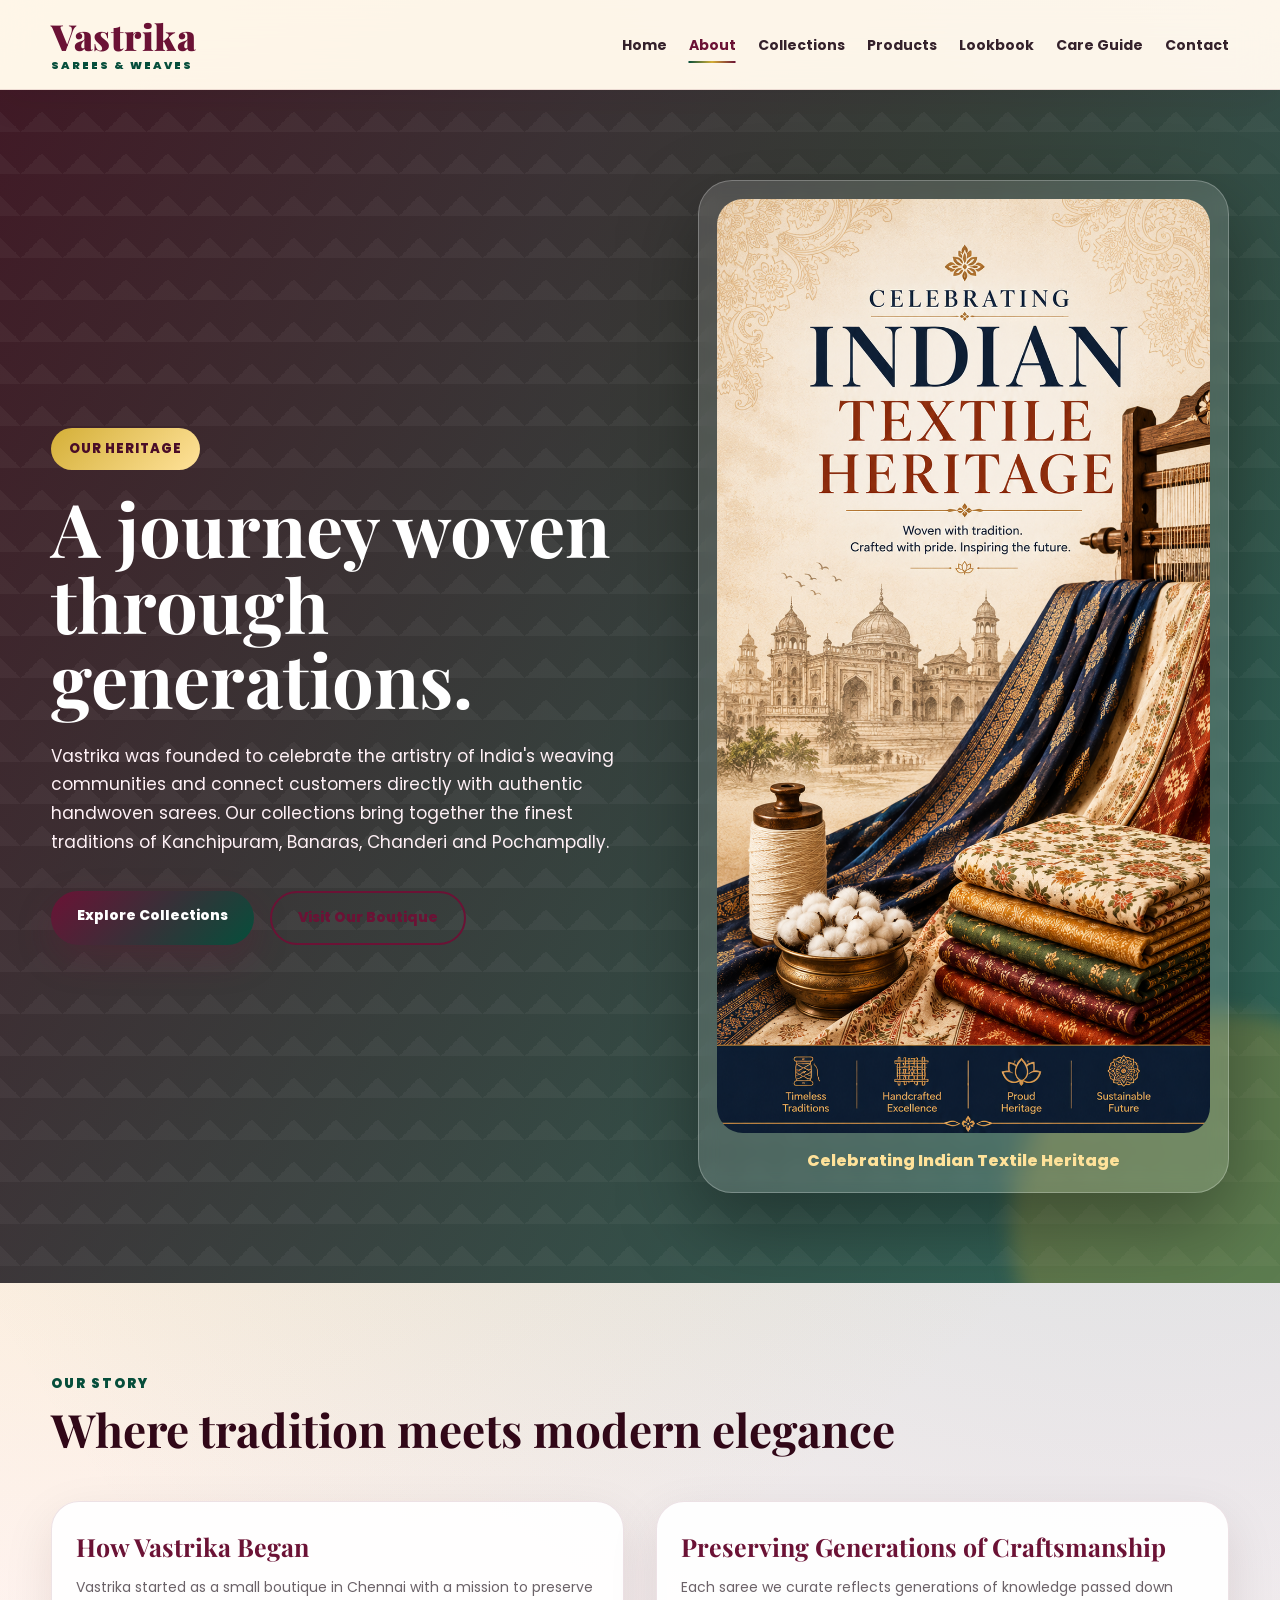
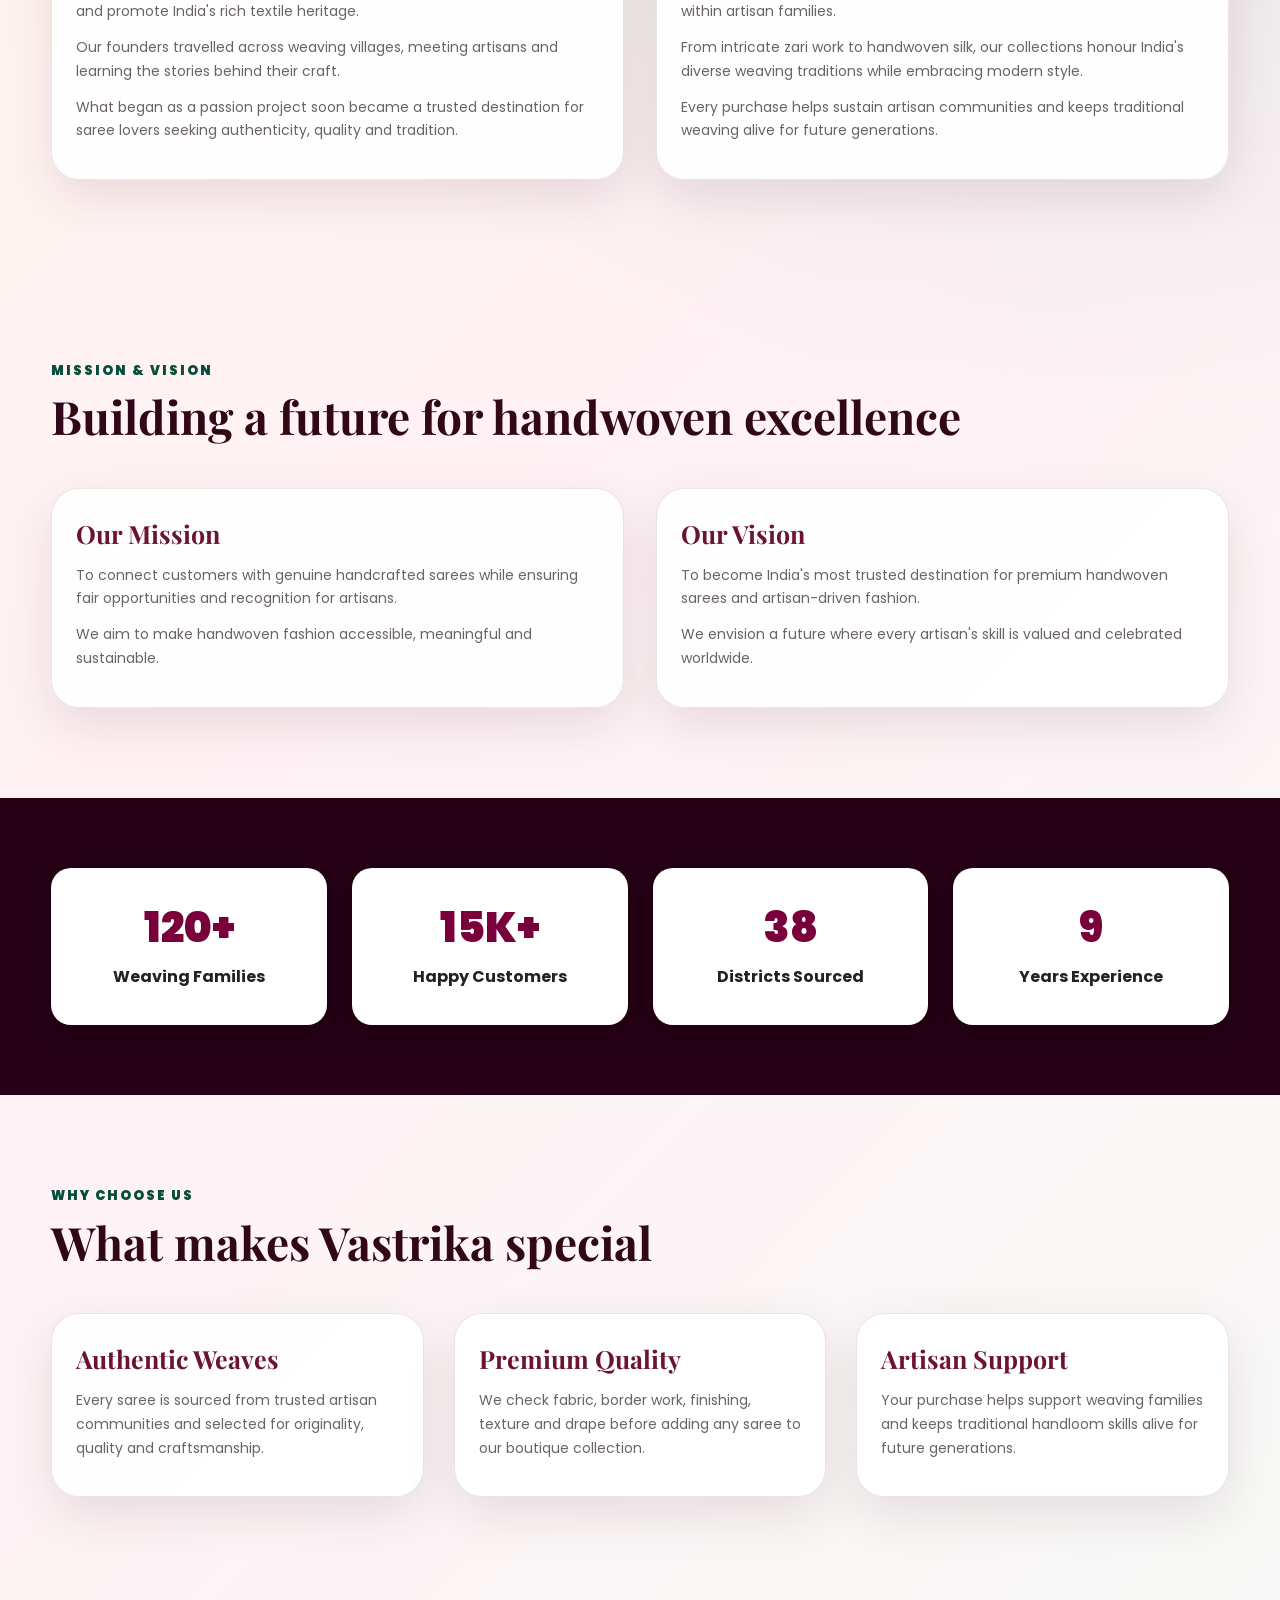
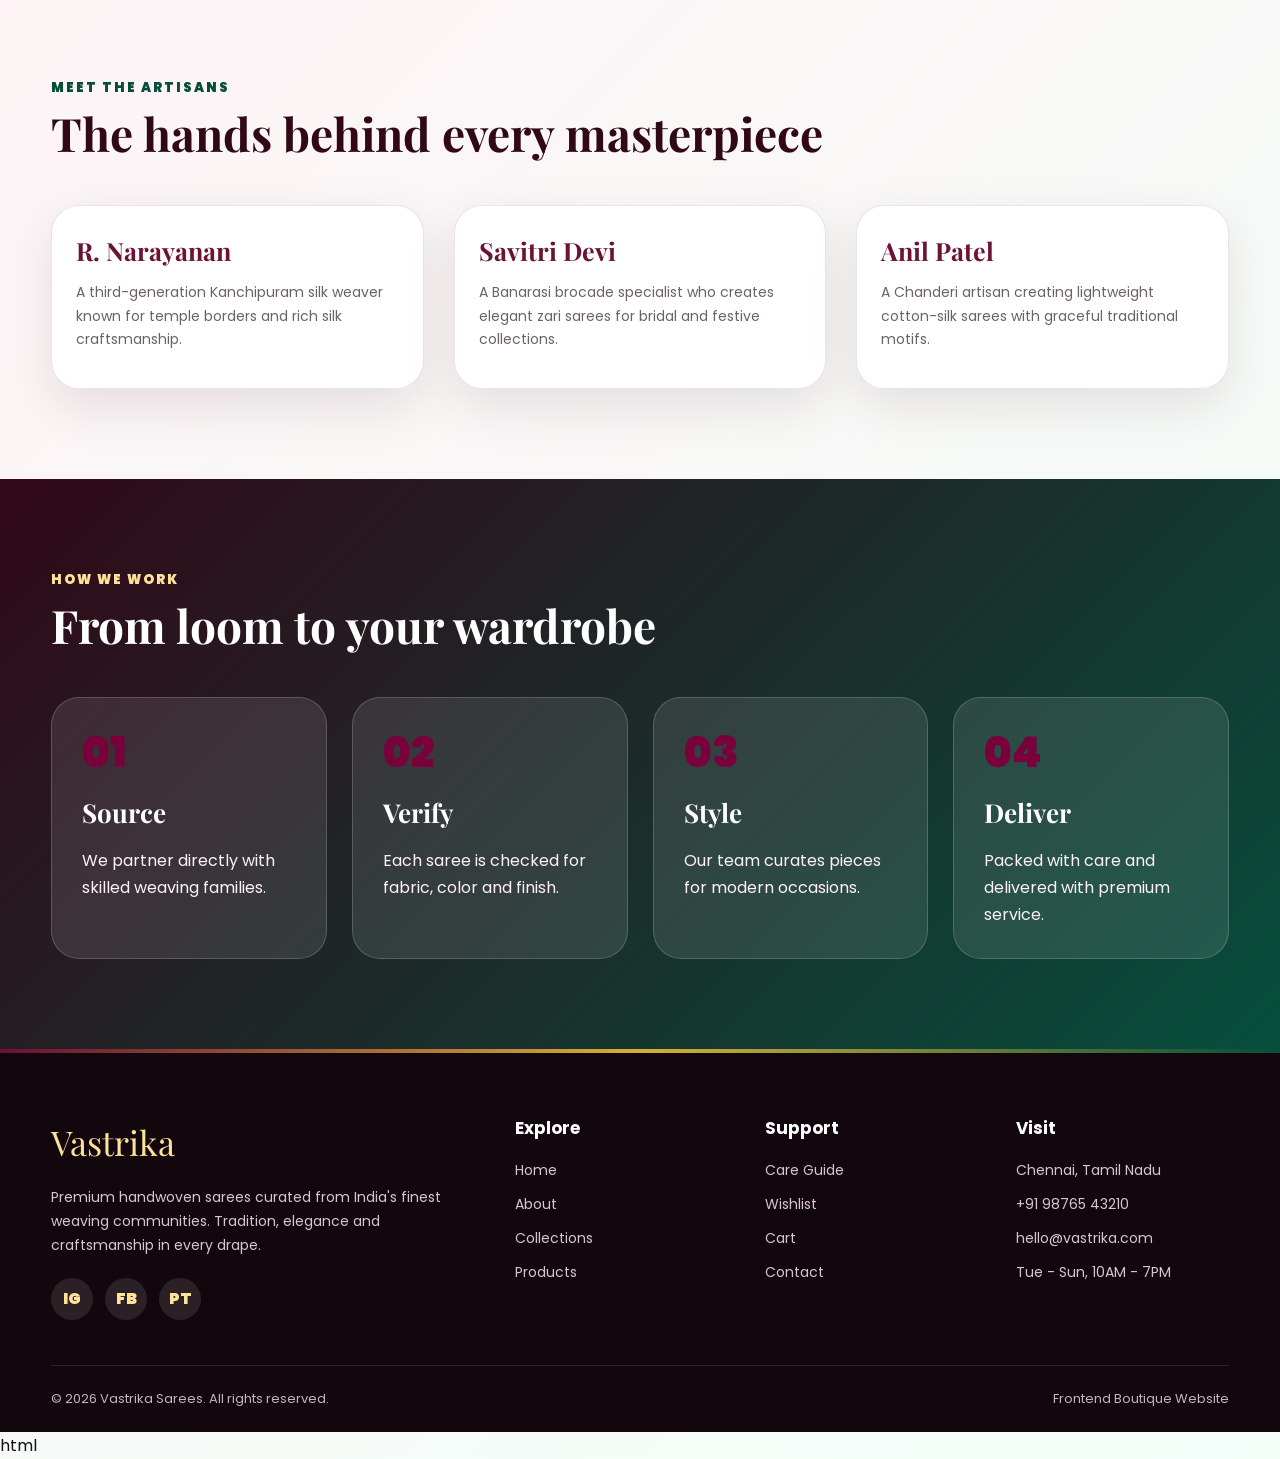
<file: about.html>
<!DOCTYPE html>
<html lang="en">
<head>
<meta charset="UTF-8">
<meta name="viewport" content="width=device-width, initial-scale=1.0">
<title>About Us - Vastrika</title>
<link rel="stylesheet" href="css/style.css">
</head>
<body>

<header class="site-header">
<div class="wrap">

<a href="index.html" class="brand">
Vastrika
<small>Sarees & Weaves</small>
</a>

<nav class="main-nav">
<ul>
<li><a href="index.html">Home</a></li>
<li><a href="about.html" class="active">About</a></li>
<li><a href="collections.html">Collections</a></li>
<li><a href="products.html">Products</a></li>
<li><a href="gallery.html">Lookbook</a></li>
<li><a href="care-guide.html">Care Guide</a></li>
<li><a href="contact.html">Contact</a></li>
</ul>
</nav>

</div>
</header>

<!-- ABOUT HERO -->

<section class="hero">

<div class="wrap">

<div>

<div class="hero-eyebrow">
Our Heritage
</div>

<h1>
A journey woven through generations.
</h1>

<p>
Vastrika was founded to celebrate the artistry
of India's weaving communities and connect
customers directly with authentic handwoven sarees.
Our collections bring together the finest traditions
of Kanchipuram, Banaras, Chanderi and Pochampally.
</p>
<link rel="stylesheet" href="css/style.css">

<div class="hero-actions">

<a href="collections.html" class="btn btn-solid">
Explore Collections
</a>

<a href="contact.html" class="btn">
Visit Our Boutique
</a>

</div>

</div>

<div class="swatch-panel">

<img src="images/about-banner.jpg"
alt="About Vastrika">

<div class="swatch-caption">
Celebrating Indian Textile Heritage
</div>

</div>

</div>

</section>

<!-- OUR STORY -->

<section class="about-story">

<div class="wrap">

<div class="section-head">

<div>

<div class="eyebrow">
Our Story
</div>

<h2>
Where tradition meets modern elegance
</h2>

</div>

</div>

<div class="grid-2">

<div class="card">

<h3>
How Vastrika Began
</h3>

<p>
Vastrika started as a small boutique in Chennai
with a mission to preserve and promote India's
rich textile heritage.
</p>

<p>
Our founders travelled across weaving villages,
meeting artisans and learning the stories behind
their craft.
</p>

<p>
What began as a passion project soon became
a trusted destination for saree lovers seeking
authenticity, quality and tradition.
</p>

</div>

<div class="card">

<h3>
Preserving Generations of Craftsmanship
</h3>

<p>
Each saree we curate reflects generations of
knowledge passed down within artisan families.
</p>

<p>
From intricate zari work to handwoven silk,
our collections honour India's diverse weaving
traditions while embracing modern style.
</p>

<p>
Every purchase helps sustain artisan communities
and keeps traditional weaving alive for future
generations.
</p>

</div>

</div>

</div>

</section>

<!-- MISSION & VISION -->

<section class="about-values">

<div class="wrap">

<div class="section-head">

<div>

<div class="eyebrow">
Mission & Vision
</div>

<h2>
Building a future for handwoven excellence
</h2>

</div>

</div>

<div class="grid-2">

<div class="card">

<h3>
Our Mission
</h3>

<p>
To connect customers with genuine handcrafted
sarees while ensuring fair opportunities and
recognition for artisans.
</p>

<p>
We aim to make handwoven fashion accessible,
meaningful and sustainable.
</p>

</div>

<div class="card">

<h3>
Our Vision
</h3>

<p>
To become India's most trusted destination for
premium handwoven sarees and artisan-driven
fashion.
</p>

<p>
We envision a future where every artisan's skill
is valued and celebrated worldwide.
</p>

</div>

</div>

</div>

</section>

<!-- STATISTICS -->

<section class="stats-section">
  <div class="wrap">
    <div class="stats">

      <div class="stat">
        <span class="num">120+</span>
        <span class="label">Weaving Families</span>
      </div>

      <div class="stat">
        <span class="num">15K+</span>
        <span class="label">Happy Customers</span>
      </div>

      <div class="stat">
        <span class="num">38</span>
        <span class="label">Districts Sourced</span>
      </div>

      <div class="stat">
        <span class="num">9</span>
        <span class="label">Years Experience</span>
      </div>

    </div>
  </div>
</section>

<!-- WHY CHOOSE US -->

<section class="about-values">
  <div class="wrap">

    <div class="section-head">
      <div>
        <div class="eyebrow">Why Choose Us</div>
        <h2>What makes Vastrika special</h2>
      </div>
    </div>

    <div class="grid-3">

      <div class="card">
        <h3>Authentic Weaves</h3>
        <p>
          Every saree is sourced from trusted artisan communities
          and selected for originality, quality and craftsmanship.
        </p>
      </div>

      <div class="card">
        <h3>Premium Quality</h3>
        <p>
          We check fabric, border work, finishing, texture and drape
          before adding any saree to our boutique collection.
        </p>
      </div>

      <div class="card">
        <h3>Artisan Support</h3>
        <p>
          Your purchase helps support weaving families and keeps
          traditional handloom skills alive for future generations.
        </p>
      </div>

    </div>

  </div>
</section>

<!-- MEET ARTISANS -->

<section class="about-weavers">
  <div class="wrap">

    <div class="section-head">
      <div>
        <div class="eyebrow">Meet The Artisans</div>
        <h2>The hands behind every masterpiece</h2>
      </div>
    </div>

    <div class="grid-3">

      <div class="card">
        <h3>R. Narayanan</h3>
        <p>
          A third-generation Kanchipuram silk weaver known for
          temple borders and rich silk craftsmanship.
        </p>
      </div>

      <div class="card">
        <h3>Savitri Devi</h3>
        <p>
          A Banarasi brocade specialist who creates elegant zari
          sarees for bridal and festive collections.
        </p>
      </div>

      <div class="card">
        <h3>Anil Patel</h3>
        <p>
          A Chanderi artisan creating lightweight cotton-silk sarees
          with graceful traditional motifs.
        </p>
      </div>

    </div>

  </div>
</section>

<!-- HOW WE WORK -->

<section class="bg-ink">
  <div class="wrap">

    <div class="section-head">
      <div>
        <div class="eyebrow">How We Work</div>
        <h2>From loom to your wardrobe</h2>
      </div>
    </div>

    <div class="process">

      <div class="process-step">
        <span class="num">01</span>
        <h3>Source</h3>
        <p class="lede">We partner directly with skilled weaving families.</p>
      </div>

      <div class="process-step">
        <span class="num">02</span>
        <h3>Verify</h3>
        <p class="lede">Each saree is checked for fabric, color and finish.</p>
      </div>

      <div class="process-step">
        <span class="num">03</span>
        <h3>Style</h3>
        <p class="lede">Our team curates pieces for modern occasions.</p>
      </div>

      <div class="process-step">
        <span class="num">04</span>
        <h3>Deliver</h3>
        <p class="lede">Packed with care and delivered with premium service.</p>
      </div>

    </div>

  </div>
</section>

<!-- FOOTER -->

<footer class="site-footer">
  <div class="wrap footer-top">

    <div>
      <div class="footer-brand">Vastrika</div>
      <p class="footer-tagline">
        Premium handwoven sarees curated from India's finest weaving
        communities. Tradition, elegance and craftsmanship in every drape.
      </p>

      <div class="footer-social">
        <a href="#">IG</a>
        <a href="#">FB</a>
        <a href="#">PT</a>
      </div>
    </div>

    <div class="footer-col">
      <h4>Explore</h4>
      <ul>
        <li><a href="index.html">Home</a></li>
        <li><a href="about.html">About</a></li>
        <li><a href="collections.html">Collections</a></li>
        <li><a href="products.html">Products</a></li>
      </ul>
    </div>

    <div class="footer-col">
      <h4>Support</h4>
      <ul>
        <li><a href="care-guide.html">Care Guide</a></li>
        <li><a href="wishlist.html">Wishlist</a></li>
        <li><a href="cart.html">Cart</a></li>
        <li><a href="contact.html">Contact</a></li>
      </ul>
    </div>

    <div class="footer-col">
      <h4>Visit</h4>
      <ul>
        <li>Chennai, Tamil Nadu</li>
        <li>+91 98765 43210</li>
        <li>hello@vastrika.com</li>
        <li>Tue - Sun, 10AM - 7PM</li>
      </ul>
    </div>

  </div>

  <div class="wrap footer-bottom">
    <span>© 2026 Vastrika Sarees. All rights reserved.</span>
    <span>Frontend Boutique Website</span>
  </div>
</footer>
</body>
</html>html
</file>
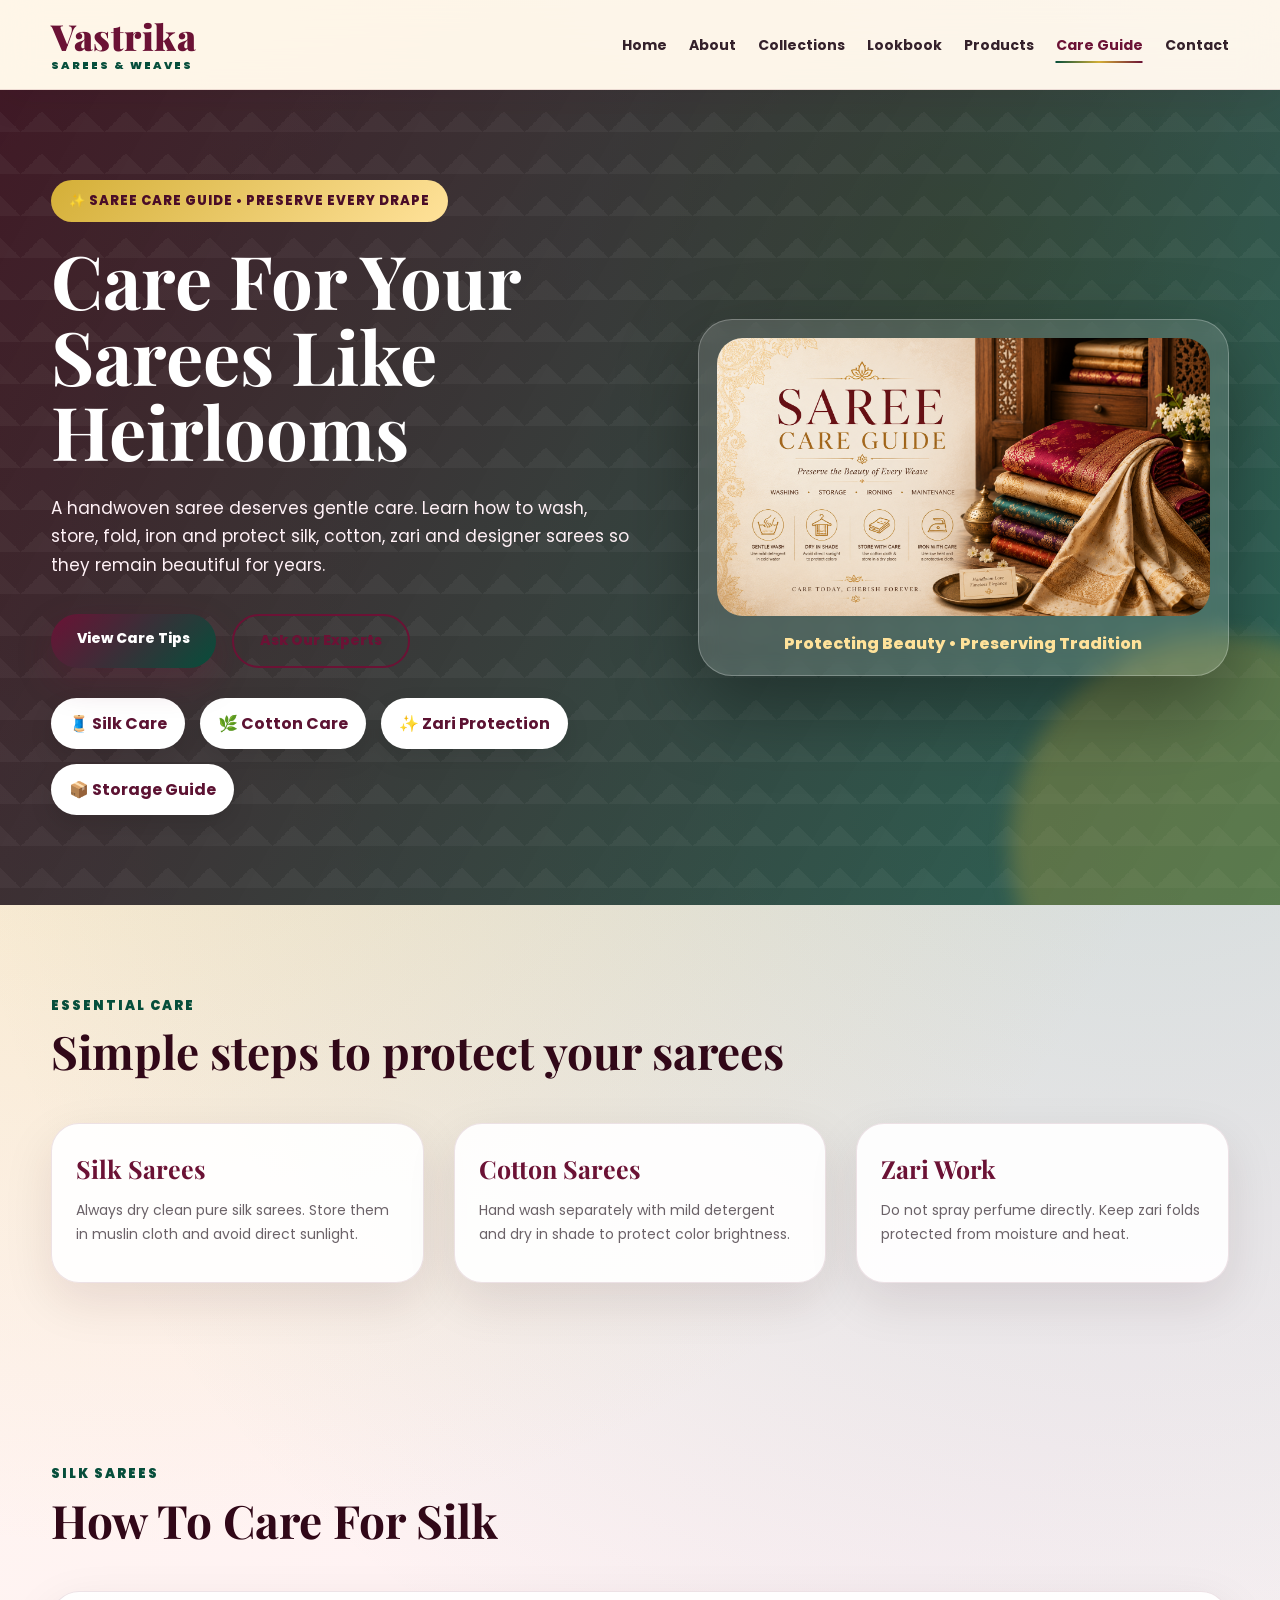
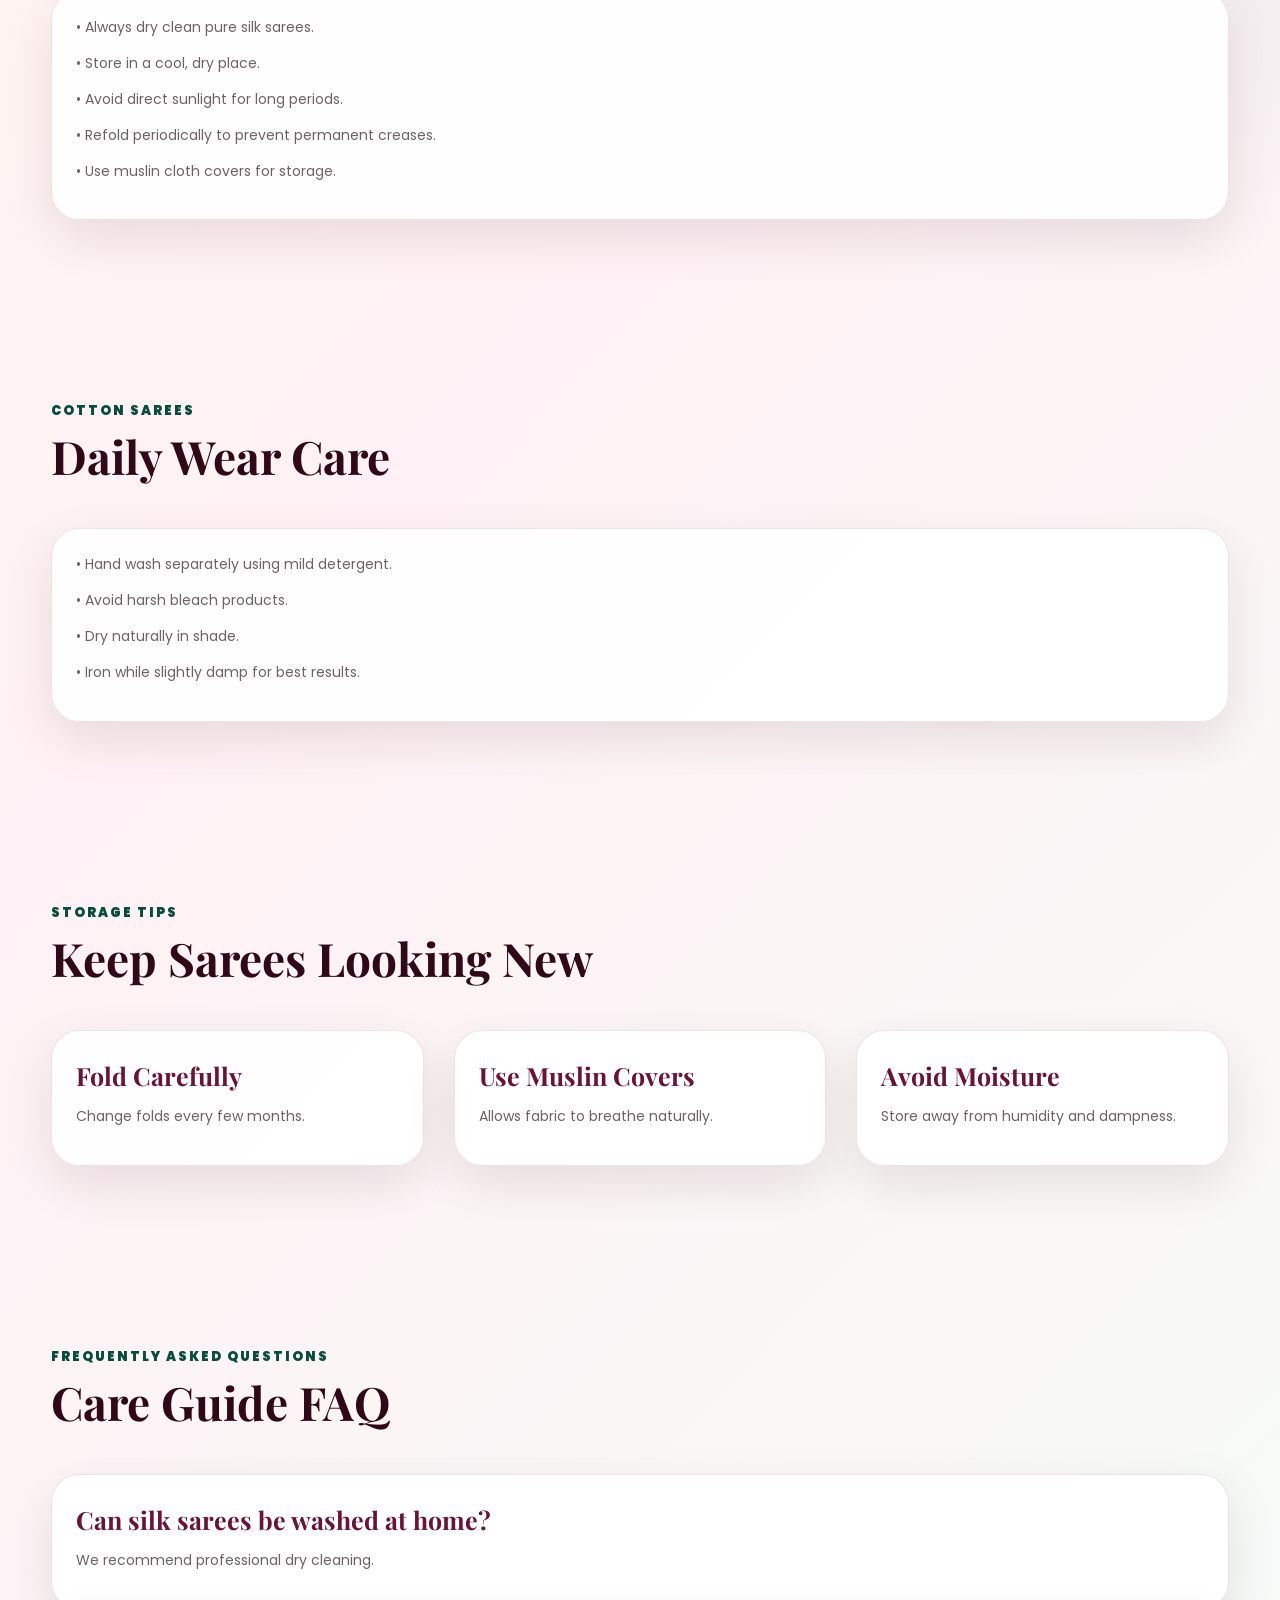
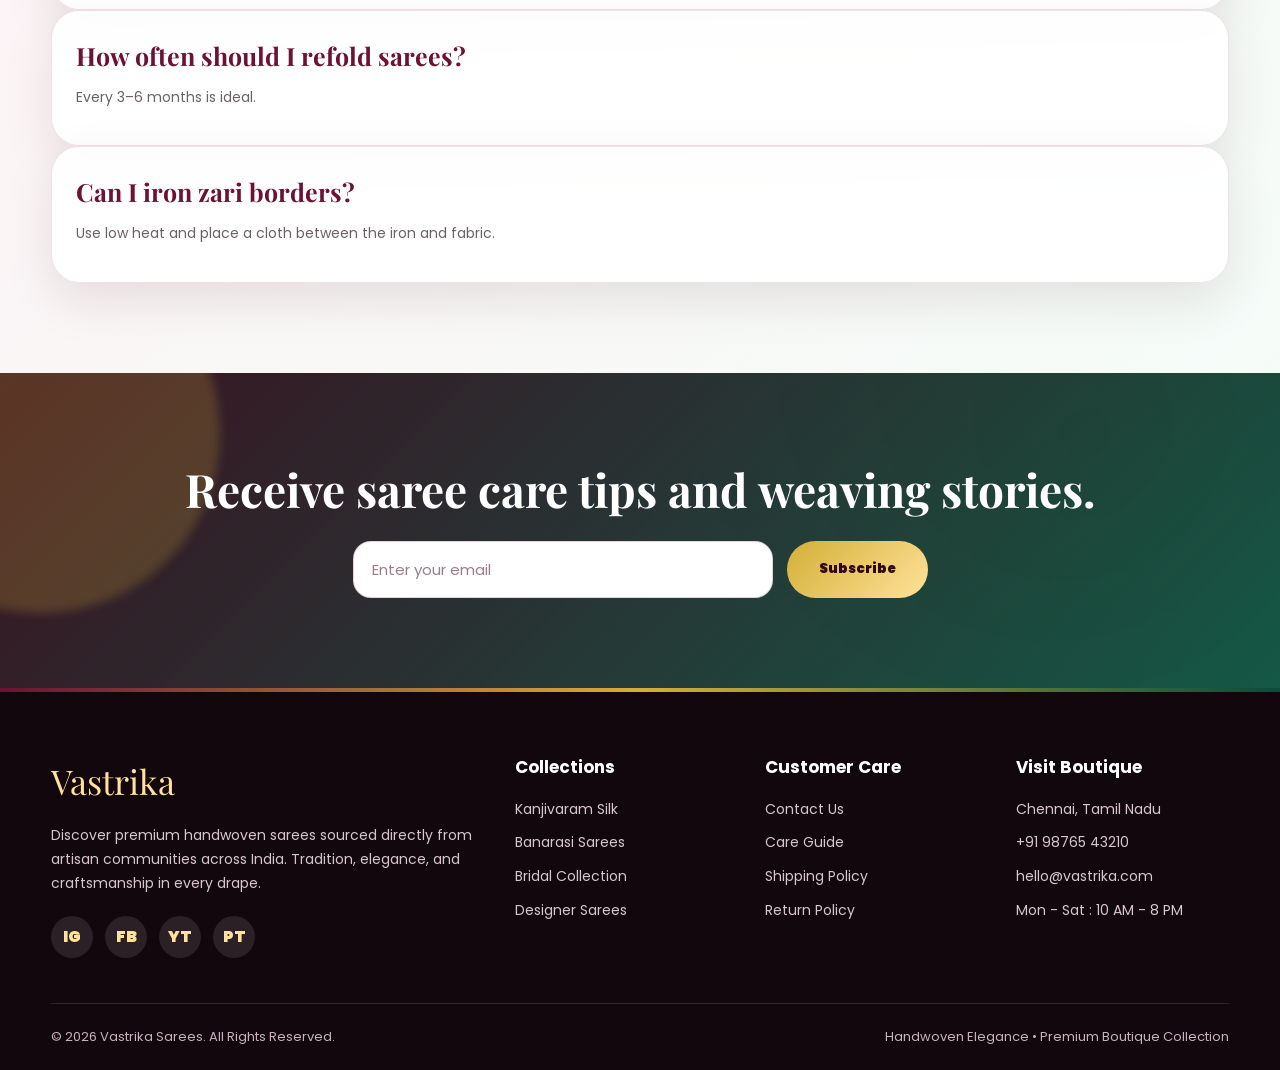
<file: care-guide.html>
<!DOCTYPE html>
<html lang="en">
<head>
<meta charset="UTF-8">
<meta name="viewport" content="width=device-width, initial-scale=1.0">
<title>Saree Care Guide - Vastrika</title>
<link rel="stylesheet" href="css/style.css">
</head>
<body>

<header class="site-header">
<div class="wrap">

<a href="index.html" class="brand">
Vastrika
<small>Sarees & Weaves</small>
</a>

<nav class="main-nav">
<ul>
<li><a href="index.html">Home</a></li>
<li><a href="about.html">About</a></li>
<li><a href="collections.html">Collections</a></li>
<li><a href="gallery.html">Lookbook</a></li>
<li><a href="products.html">Products</a></li>
<li><a href="care-guide.html" class="active">Care Guide</a></li>
<li><a href="contact.html">Contact</a></li>
</ul>
</nav>

</div>
</header>

<section class="hero">

<div class="wrap">

<div>

<div class="hero-eyebrow">
✨ Saree Care Guide • Preserve Every Drape
</div>

<h1>
Care For Your Sarees
Like Heirlooms
</h1>

<p>
A handwoven saree deserves gentle care. Learn how to wash,
store, fold, iron and protect silk, cotton, zari and designer
sarees so they remain beautiful for years.
</p>

<div class="hero-actions">
<a href="#care-tips" class="btn btn-solid">View Care Tips</a>
<a href="contact.html" class="btn">Ask Our Experts</a>
</div>

<div class="hero-features">

<div class="feature-box">🧵 Silk Care</div>
<div class="feature-box">🌿 Cotton Care</div>
<div class="feature-box">✨ Zari Protection</div>
<div class="feature-box">📦 Storage Guide</div>

</div>

</div>

<div class="swatch-panel">
<img src="images/care-banner.jpg" alt="Saree Care Guide">
<div class="swatch-caption">Protecting Beauty • Preserving Tradition</div>
</div>

</div>

</section>

<section id="care-tips">
<div class="wrap">

<div class="section-head">
<div>
<div class="eyebrow">Essential Care</div>
<h2>Simple steps to protect your sarees</h2>
</div>
</div>

<div class="grid-3">

<div class="card">
<h3>Silk Sarees</h3>
<p>Always dry clean pure silk sarees. Store them in muslin cloth and avoid direct sunlight.</p>
</div>

<div class="card">
<h3>Cotton Sarees</h3>
<p>Hand wash separately with mild detergent and dry in shade to protect color brightness.</p>
</div>

<div class="card">
<h3>Zari Work</h3>
<p>Do not spray perfume directly. Keep zari folds protected from moisture and heat.</p>
</div>

</div>

</div>
</section>

</div>
</section>

<section>
<div class="wrap">

<div class="section-head">
<div>
<div class="eyebrow">Silk Sarees</div>
<h2>How To Care For Silk</h2>
</div>
</div>

<div class="card">
<p>• Always dry clean pure silk sarees.</p>
<p>• Store in a cool, dry place.</p>
<p>• Avoid direct sunlight for long periods.</p>
<p>• Refold periodically to prevent permanent creases.</p>
<p>• Use muslin cloth covers for storage.</p>
</div>

</div>
</section>

<section>

<div class="wrap">

<div class="section-head">
<div>
<div class="eyebrow">Cotton Sarees</div>
<h2>Daily Wear Care</h2>
</div>
</div>

<div class="card">
<p>• Hand wash separately using mild detergent.</p>
<p>• Avoid harsh bleach products.</p>
<p>• Dry naturally in shade.</p>
<p>• Iron while slightly damp for best results.</p>
</div>

</div>

</section>

<section>

<div class="wrap">

<div class="section-head">
<div>
<div class="eyebrow">Storage Tips</div>
<h2>Keep Sarees Looking New</h2>
</div>
</div>

<div class="grid-3">

<div class="card">
<h3>Fold Carefully</h3>
<p>Change folds every few months.</p>
</div>

<div class="card">
<h3>Use Muslin Covers</h3>
<p>Allows fabric to breathe naturally.</p>
</div>

<div class="card">
<h3>Avoid Moisture</h3>
<p>Store away from humidity and dampness.</p>
</div>

</div>

</div>

</section>

<section>

<div class="wrap">

<div class="section-head">
<div>
<div class="eyebrow">Frequently Asked Questions</div>
<h2>Care Guide FAQ</h2>
</div>
</div>

<div class="card">
<h3>Can silk sarees be washed at home?</h3>
<p>We recommend professional dry cleaning.</p>
</div>

<div class="card">
<h3>How often should I refold sarees?</h3>
<p>Every 3–6 months is ideal.</p>
</div>

<div class="card">
<h3>Can I iron zari borders?</h3>
<p>Use low heat and place a cloth between the iron and fabric.</p>
</div>

</div>

</section>

<section class="newsletter">

<div class="wrap">

<h2>
Receive saree care tips and weaving stories.
</h2>

<form>
<input type="email" placeholder="Enter your email">
<button type="submit">Subscribe</button>
</form>

</div>

</section>

<footer class="site-footer">

  <div class="wrap footer-top">

    <div>
      <div class="footer-brand">
        Vastrika
      </div>

      <p class="footer-tagline">
        Discover premium handwoven sarees sourced directly from
        artisan communities across India. Tradition, elegance,
        and craftsmanship in every drape.
      </p>

      <div class="footer-social">
        <a href="#">IG</a>
        <a href="#">FB</a>
        <a href="#">YT</a>
        <a href="#">PT</a>
      </div>
    </div>

    <div class="footer-col">
      <h4>Collections</h4>
      <ul>
        <li><a href="#">Kanjivaram Silk</a></li>
        <li><a href="#">Banarasi Sarees</a></li>
        <li><a href="#">Bridal Collection</a></li>
        <li><a href="#">Designer Sarees</a></li>
      </ul>
    </div>

    <div class="footer-col">
      <h4>Customer Care</h4>
      <ul>
        <li><a href="contact.html">Contact Us</a></li>
        <li><a href="care-guide.html">Care Guide</a></li>
        <li><a href="#">Shipping Policy</a></li>
        <li><a href="#">Return Policy</a></li>
      </ul>
    </div>

    <div class="footer-col">
      <h4>Visit Boutique</h4>
      <ul>
        <li>Chennai, Tamil Nadu</li>
        <li>+91 98765 43210</li>
        <li>hello@vastrika.com</li>
        <li>Mon - Sat : 10 AM - 8 PM</li>
      </ul>
    </div>

  </div>

  <div class="wrap footer-bottom">

    <span>
      © 2026 Vastrika Sarees. All Rights Reserved.
    </span>

    <span>
      Handwoven Elegance • Premium Boutique Collection
    </span>

  </div>

</footer>

</body>
</html>
</file>
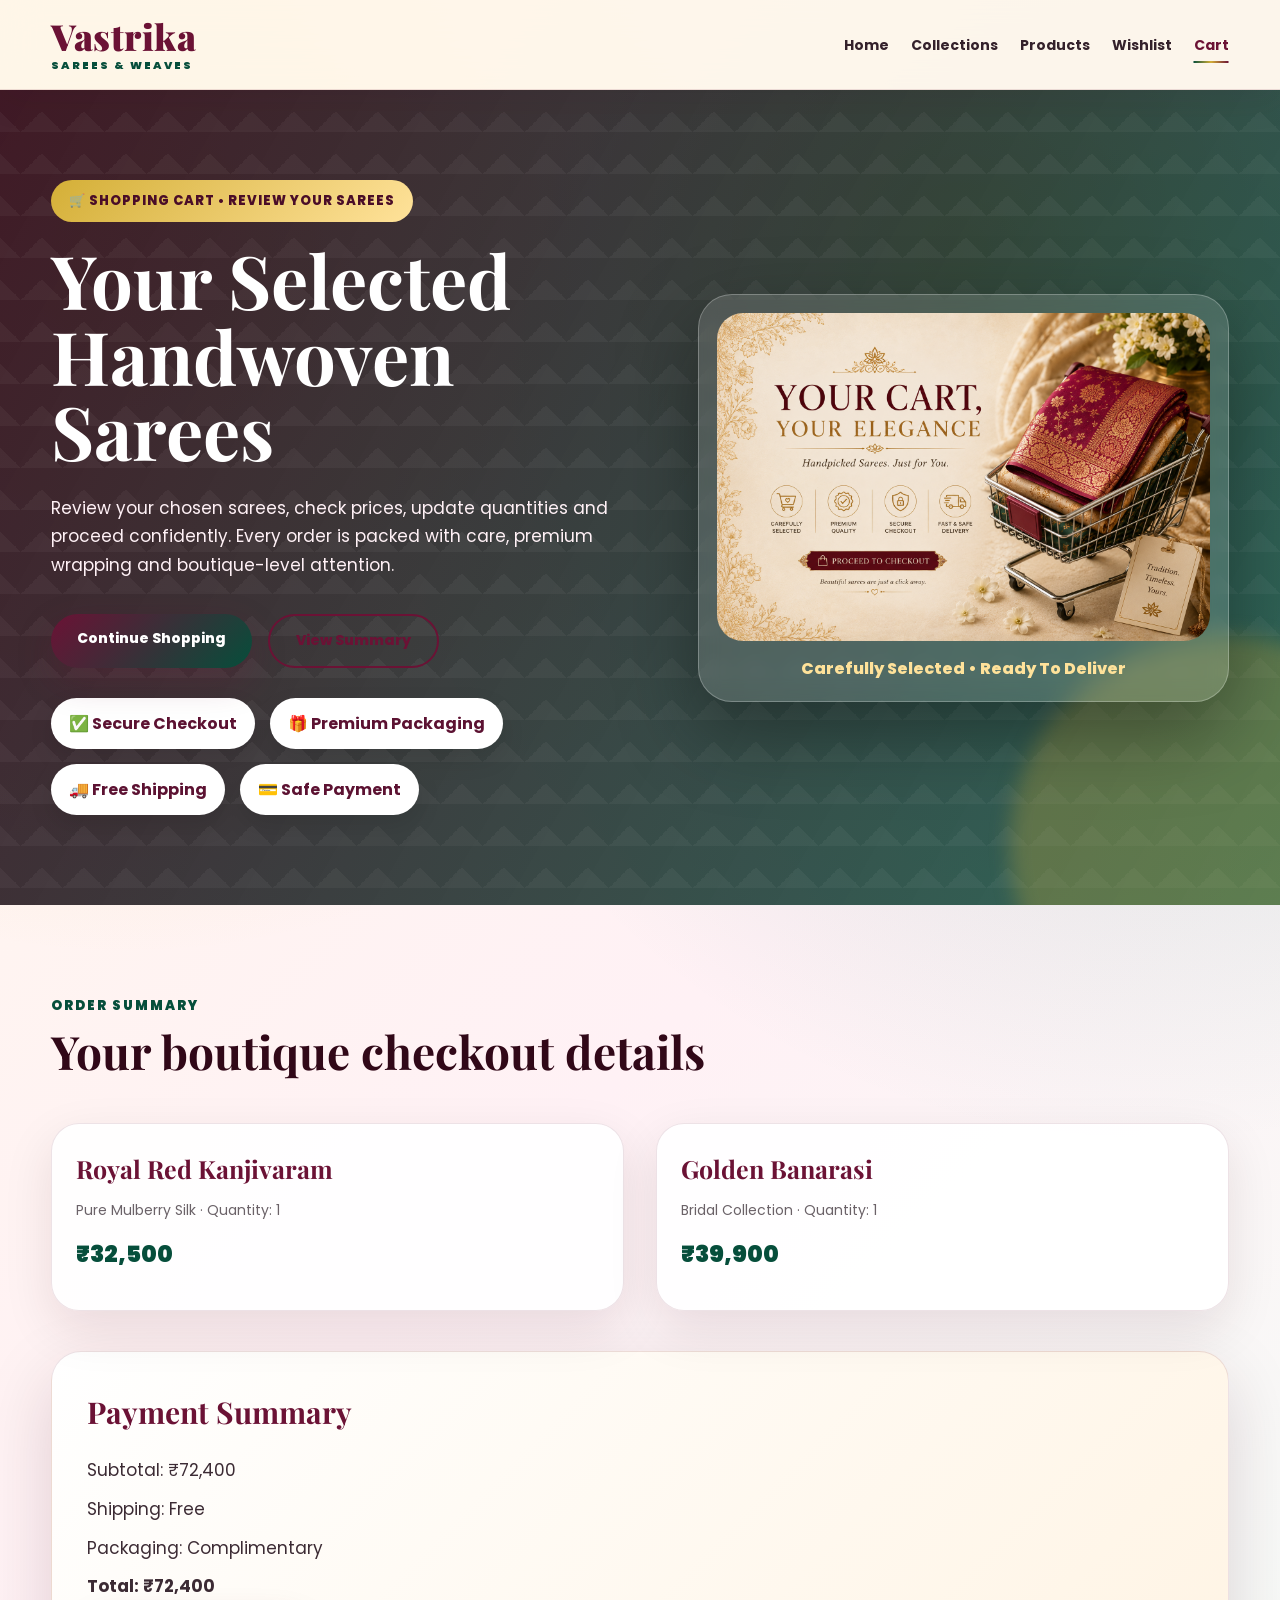
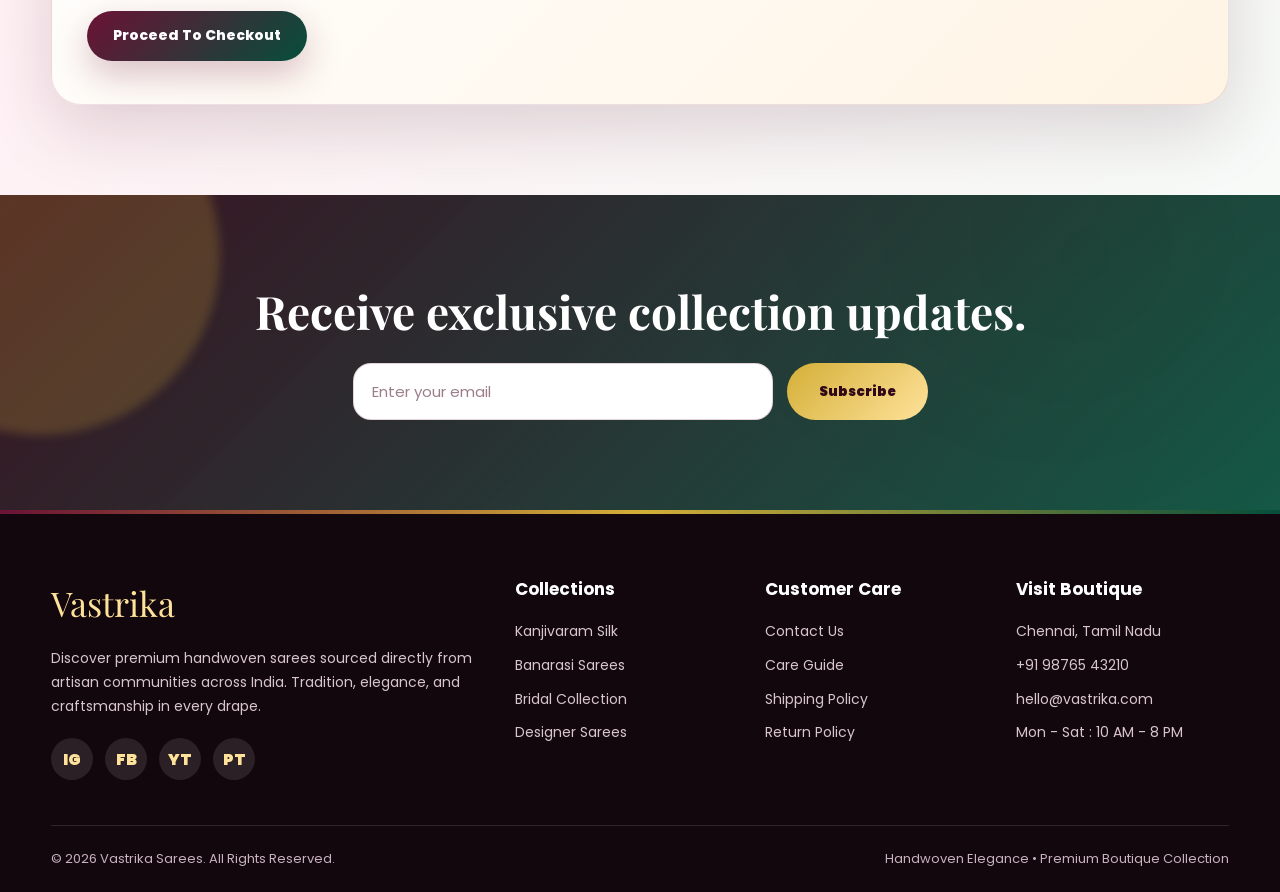
<file: cart.html>
<!DOCTYPE html>
<html lang="en">
<head>
<meta charset="UTF-8">
<meta name="viewport" content="width=device-width, initial-scale=1.0">
<title>Shopping Cart - Vastrika</title>
<link rel="stylesheet" href="css/style.css">
</head>
<body>

<header class="site-header">
<div class="wrap">

<a href="index.html" class="brand">
Vastrika
<small>Sarees & Weaves</small>
</a>

<nav class="main-nav">
<ul>
<li><a href="index.html">Home</a></li>
<li><a href="collections.html">Collections</a></li>
<li><a href="products.html">Products</a></li>
<li><a href="wishlist.html">Wishlist</a></li>
<li><a href="cart.html" class="active">Cart</a></li>
</ul>
</nav>

</div>
</header>

<!-- <section class="hero">

<div class="wrap">

<div class="hero-eyebrow">
Shopping Cart
</div>

<h1>
Review Your Order
</h1>

<p>
Premium handwoven sarees selected for your wardrobe.
</p> -->
<section class="hero">

<div class="wrap">

<div>

<div class="hero-eyebrow">
🛒 Shopping Cart • Review Your Sarees
</div>

<h1>
Your Selected
Handwoven Sarees
</h1>

<p>
Review your chosen sarees, check prices, update quantities
and proceed confidently. Every order is packed with care,
premium wrapping and boutique-level attention.
</p>

<div class="hero-actions">
<a href="products.html" class="btn btn-solid">Continue Shopping</a>
<a href="#order-summary" class="btn">View Summary</a>
</div>

<div class="hero-features">

<div class="feature-box">✅ Secure Checkout</div>
<div class="feature-box">🎁 Premium Packaging</div>
<div class="feature-box">🚚 Free Shipping</div>
<div class="feature-box">💳 Safe Payment</div>

</div>

</div>

<div class="swatch-panel">
<img src="images/cart-banner.jpg" alt="Shopping Cart Sarees">
<div class="swatch-caption">Carefully Selected • Ready To Deliver</div>
</div>

</div>

</section>

</div>

</section>
<section id="order-summary">
<div class="wrap">

<div class="section-head">
<div>
<div class="eyebrow">Order Summary</div>
<h2>Your boutique checkout details</h2>
</div>
</div>

<div class="grid-2">

<div class="card">
<h3>Royal Red Kanjivaram</h3>
<p>Pure Mulberry Silk · Quantity: 1</p>
<div class="price">₹32,500</div>
</div>

<div class="card">
<h3>Golden Banarasi</h3>
<p>Bridal Collection · Quantity: 1</p>
<div class="price">₹39,900</div>
</div>

</div>

<div class="cart-summary mt-40">
<h3>Payment Summary</h3>
<p>Subtotal: ₹72,400</p>
<p>Shipping: Free</p>
<p>Packaging: Complimentary</p>
<p><strong>Total: ₹72,400</strong></p>

<a href="contact.html" class="btn btn-solid">Proceed To Checkout</a>
</div>

</div>
</section>


<section class="newsletter">

<div class="wrap">

<h2>
Receive exclusive collection updates.
</h2>

<form>
<input type="email" placeholder="Enter your email">
<button type="submit">Subscribe</button>
</form>

</div>

</section>

<footer class="site-footer">

  <div class="wrap footer-top">

    <div>
      <div class="footer-brand">
        Vastrika
      </div>

      <p class="footer-tagline">
        Discover premium handwoven sarees sourced directly from
        artisan communities across India. Tradition, elegance,
        and craftsmanship in every drape.
      </p>

      <div class="footer-social">
        <a href="#">IG</a>
        <a href="#">FB</a>
        <a href="#">YT</a>
        <a href="#">PT</a>
      </div>
    </div>

    <div class="footer-col">
      <h4>Collections</h4>
      <ul>
        <li><a href="#">Kanjivaram Silk</a></li>
        <li><a href="#">Banarasi Sarees</a></li>
        <li><a href="#">Bridal Collection</a></li>
        <li><a href="#">Designer Sarees</a></li>
      </ul>
    </div>

    <div class="footer-col">
      <h4>Customer Care</h4>
      <ul>
        <li><a href="contact.html">Contact Us</a></li>
        <li><a href="care-guide.html">Care Guide</a></li>
        <li><a href="#">Shipping Policy</a></li>
        <li><a href="#">Return Policy</a></li>
      </ul>
    </div>

    <div class="footer-col">
      <h4>Visit Boutique</h4>
      <ul>
        <li>Chennai, Tamil Nadu</li>
        <li>+91 98765 43210</li>
        <li>hello@vastrika.com</li>
        <li>Mon - Sat : 10 AM - 8 PM</li>
      </ul>
    </div>

  </div>

  <div class="wrap footer-bottom">

    <span>
      © 2026 Vastrika Sarees. All Rights Reserved.
    </span>

    <span>
      Handwoven Elegance • Premium Boutique Collection
    </span>

  </div>

</footer>

</body>
</html>
</file>
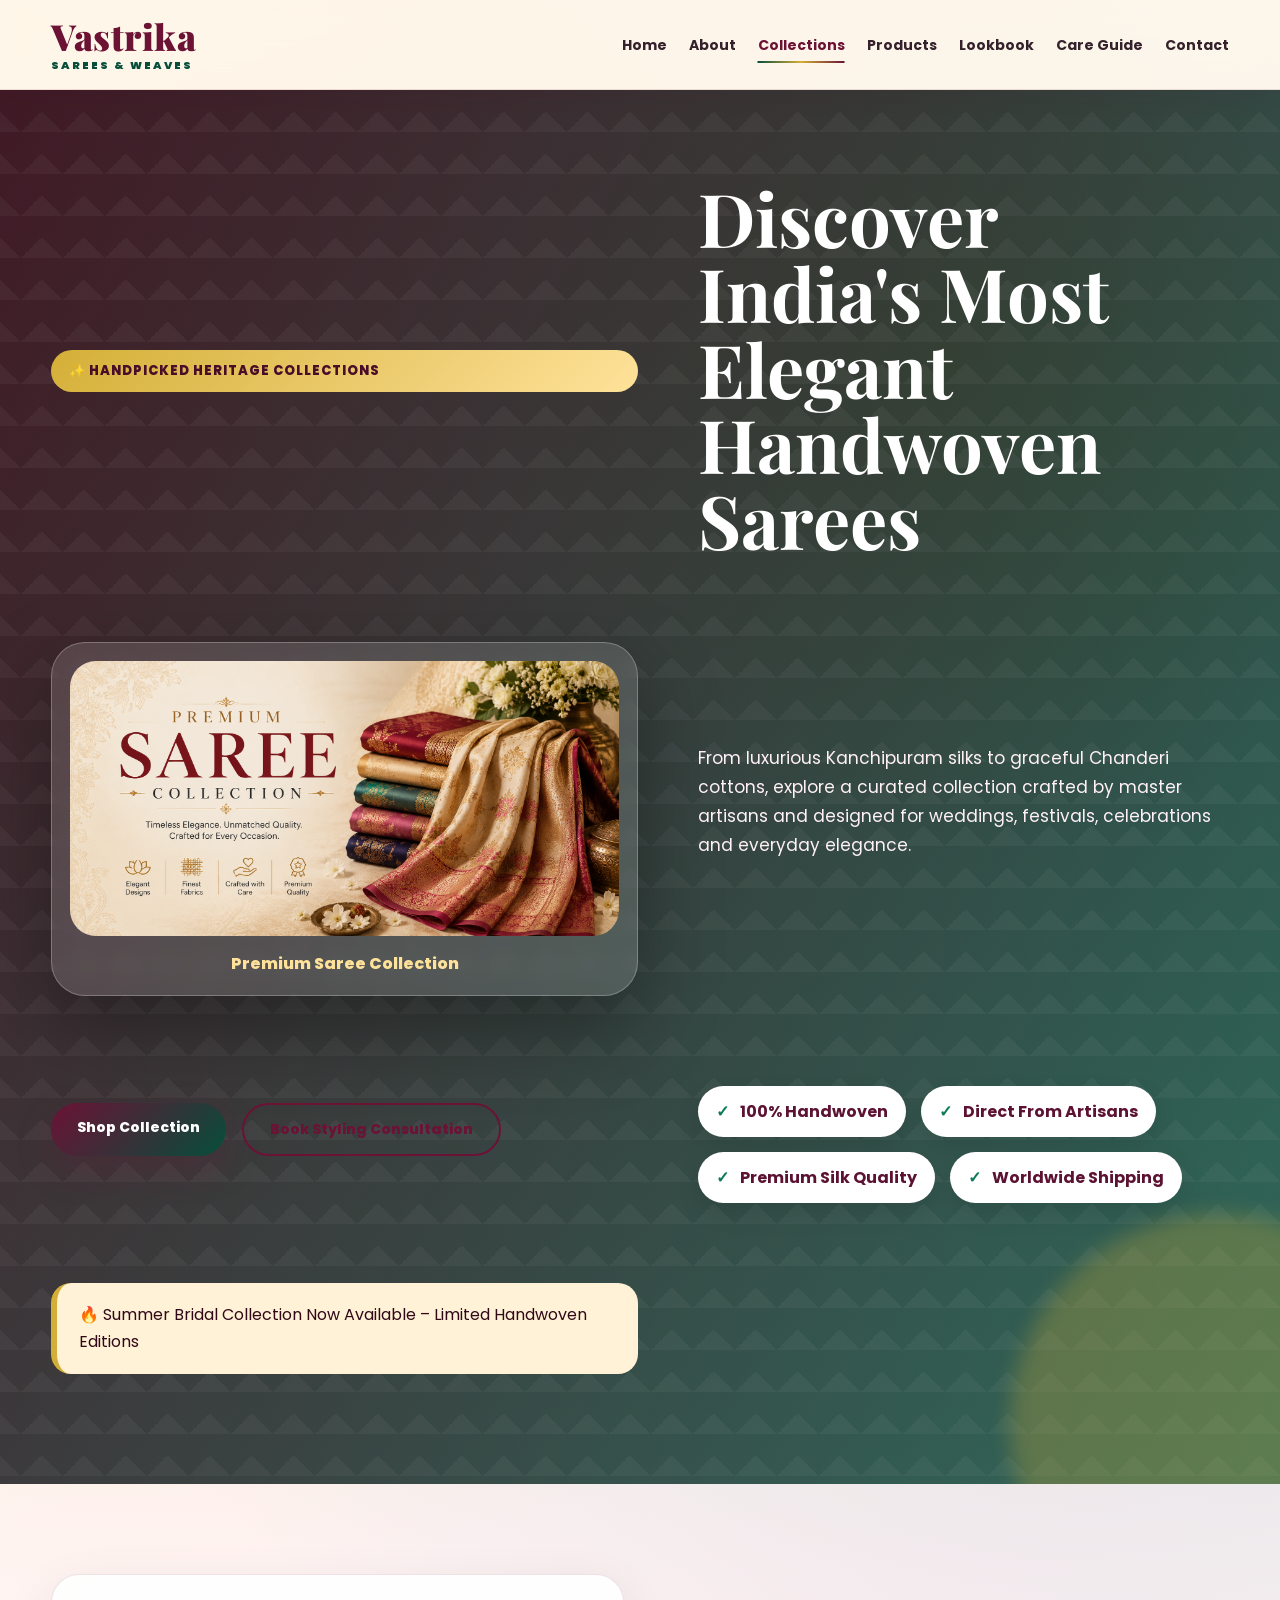
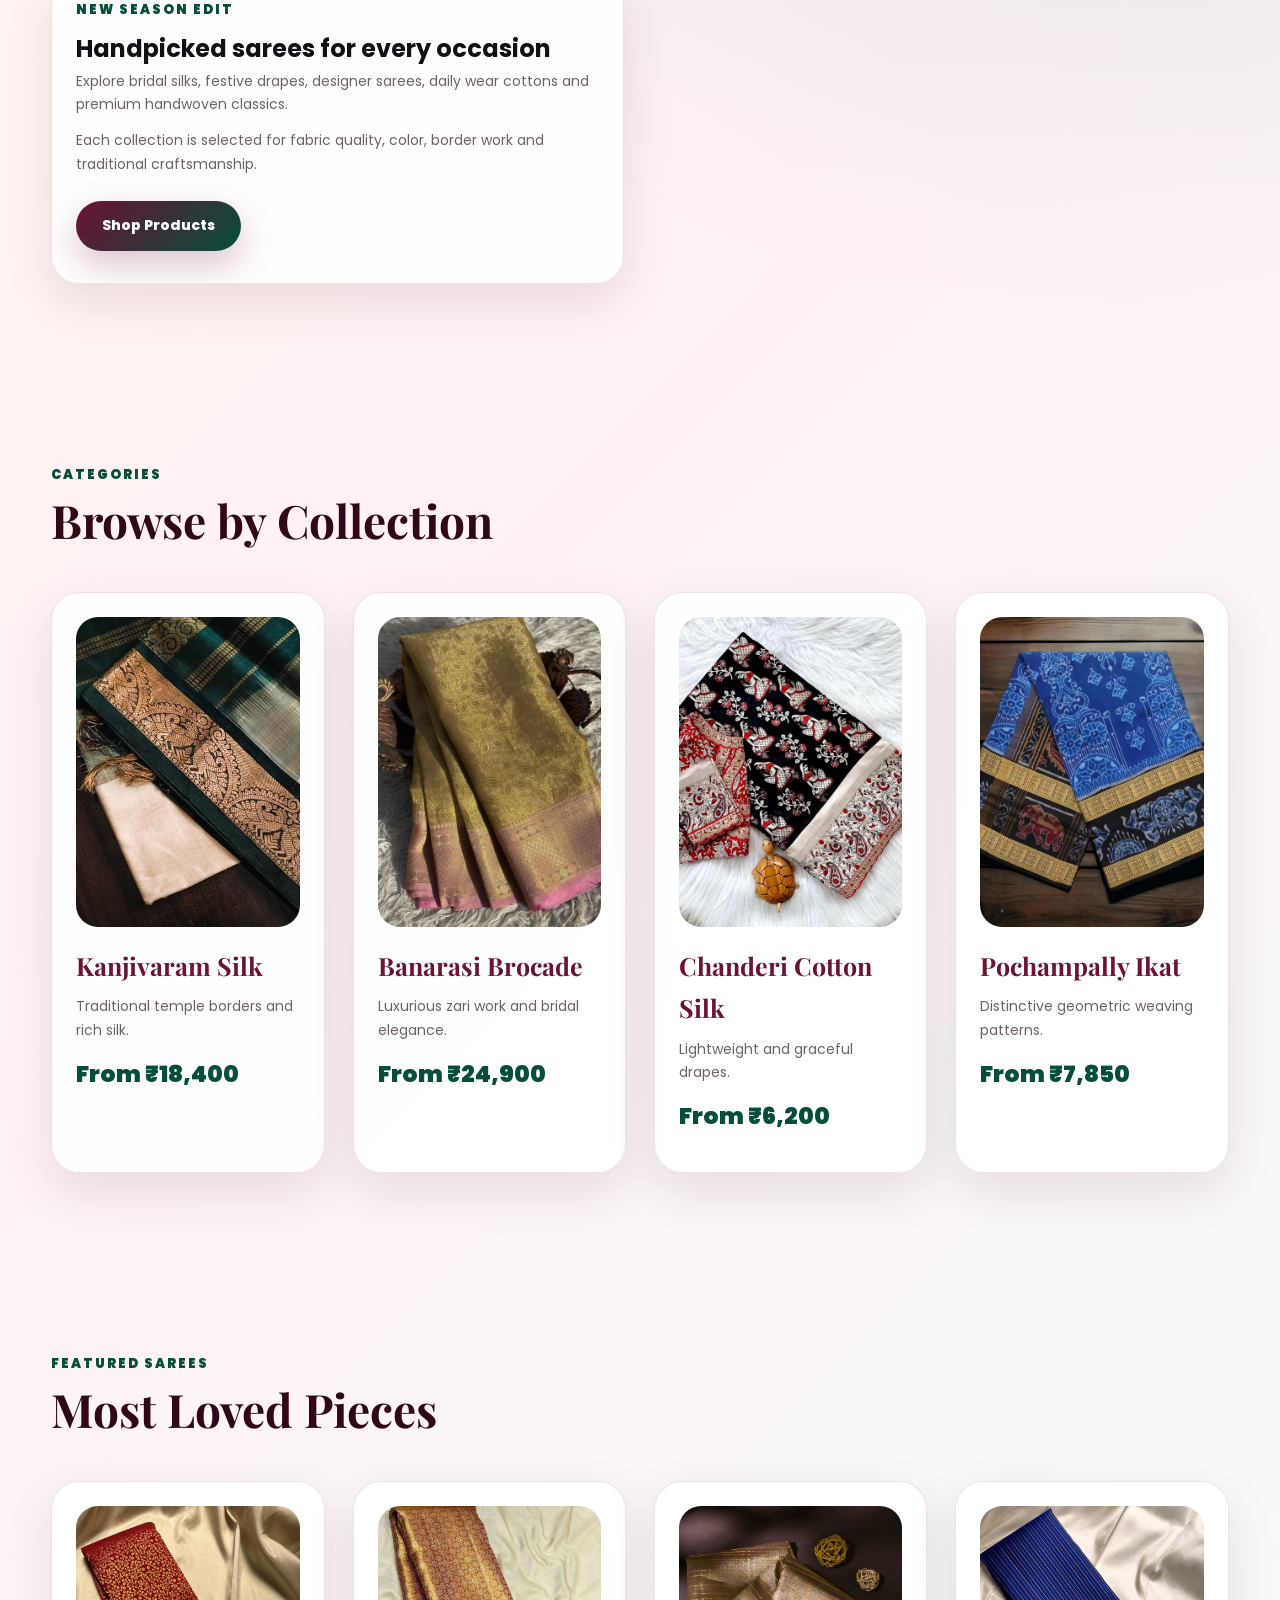
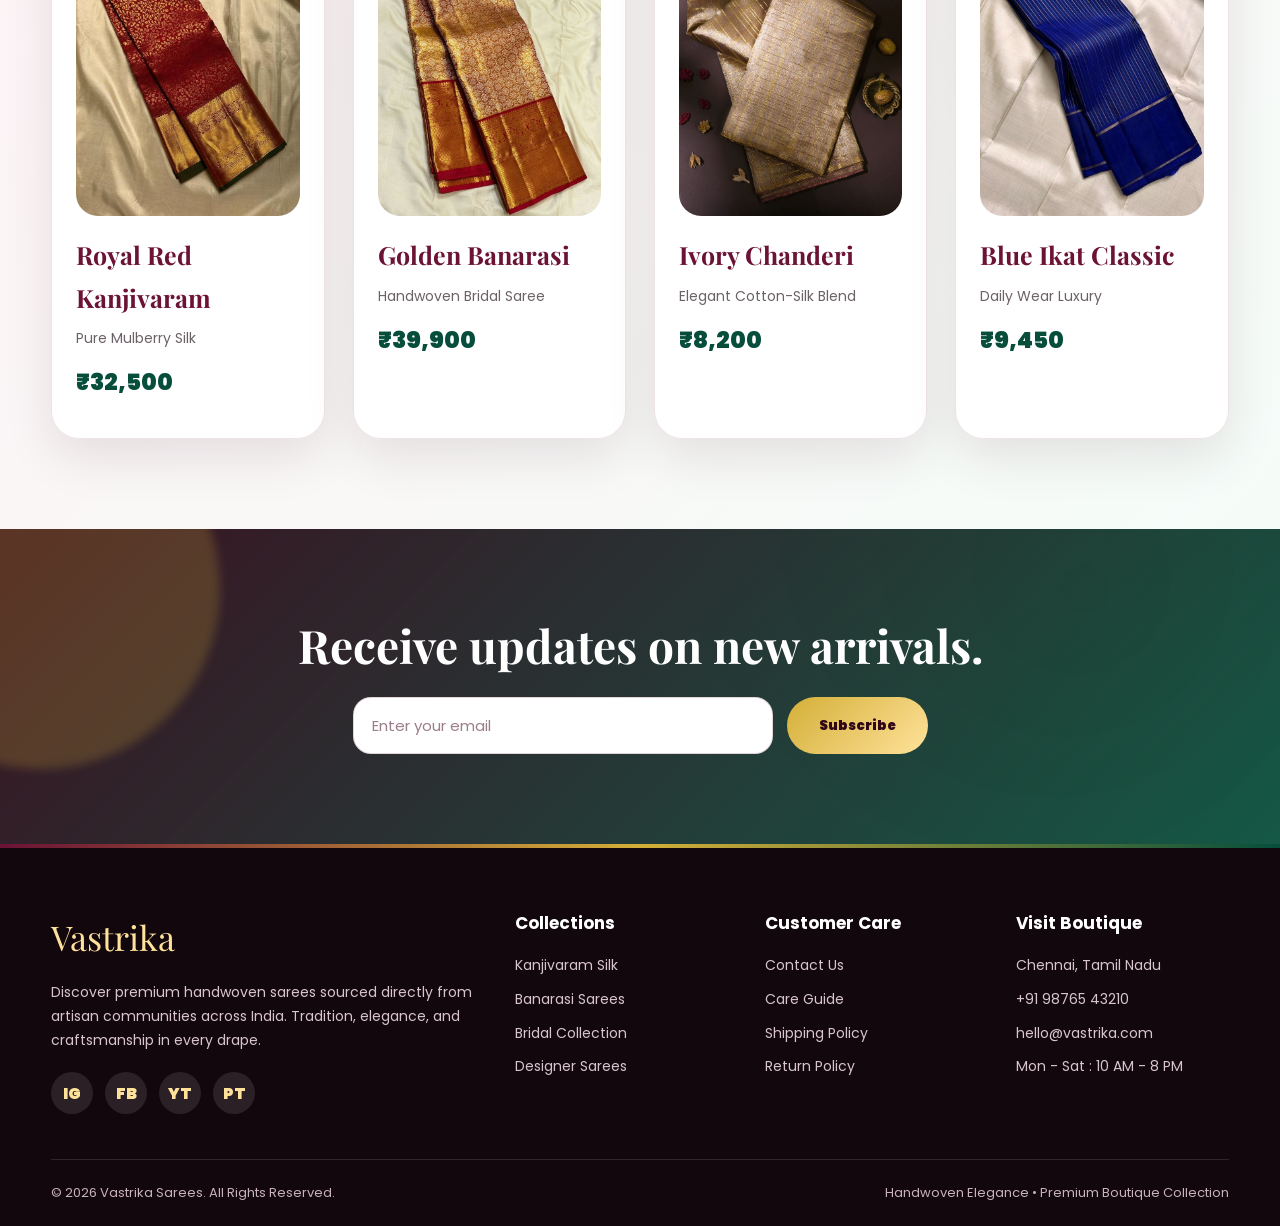
<file: collections.html>
<!DOCTYPE html>
<html lang="en">
<head>
<meta charset="UTF-8">
<meta name="viewport" content="width=device-width, initial-scale=1.0">
<title>Collections - Vastrika</title>
<link rel="stylesheet" href="css/style.css">
</head>
<body>

<header class="site-header">
<div class="wrap">

<a href="index.html" class="brand">
Vastrika
<small>Sarees & Weaves</small>
</a>

<nav class="main-nav">
<ul>
<li><a href="index.html">Home</a></li>
<li><a href="about.html">About</a></li>
<li><a href="collections.html" class="active">Collections</a></li>
<li><a href="products.html">Products</a></li>
<li><a href="gallery.html">Lookbook</a></li>
<li><a href="care-guide.html">Care Guide</a></li>
<li><a href="contact.html">Contact</a></li>
</ul>
</nav>

</div>
</header>

<section class="hero">
<div class="wrap">


<div class="hero-eyebrow">
✨ Handpicked Heritage Collections
</div>

<h1>
Discover India's Most
Elegant Handwoven Sarees
</h1>
<div class="swatch-panel">

    <img src="images/collection-banner.jpg"
         alt="Premium Saree Collection">

    <div class="swatch-caption">
        Premium Saree Collection
    </div>

</div>
<p>
From luxurious Kanchipuram silks to graceful Chanderi
cottons, explore a curated collection crafted by master
artisans and designed for weddings, festivals, celebrations
and everyday elegance.
</p>

<div class="hero-actions">

<a href="products.html" class="btn btn-solid">
Shop Collection
</a>

<a href="contact.html" class="btn">
Book Styling Consultation
</a>

</div>

<div class="hero-features">

<div class="feature-box">
<span>✓</span>
100% Handwoven
</div>

<div class="feature-box">
<span>✓</span>
Direct From Artisans
</div>

<div class="feature-box">
<span>✓</span>
Premium Silk Quality
</div>

<div class="feature-box">
<span>✓</span>
Worldwide Shipping
</div>

</div>  
<div class="alert">
🔥 Summer Bridal Collection Now Available – Limited Handwoven Editions
</div>
</section>
<section class="collection-feature">
  <div class="wrap">
    <div class="grid-2">

      

      <div class="card">
        <div class="eyebrow">New Season Edit</div>
        <h2>Handpicked sarees for every occasion</h2>
        <p>
          Explore bridal silks, festive drapes, designer sarees,
          daily wear cottons and premium handwoven classics.
        </p>
        <p>
          Each collection is selected for fabric quality, color,
          border work and traditional craftsmanship.
        </p>
        <a href="products.html" class="btn btn-solid">Shop Products</a>
      </div>

    </div>
  </div>
</section>

<section>
<div class="wrap">

<div class="section-head">
<div>
<div class="eyebrow">Categories</div>
<h2>Browse by Collection</h2>
</div>
</div>

<div class="grid-4">

<div class="card">
<img src="images/collection1.jpg" alt="Kanjivaram Silk">    
<h3>Kanjivaram Silk</h3>
<p>Traditional temple borders and rich silk.</p>
<div class="price">From ₹18,400</div>
</div>

<div class="card">
<img src="images/collection2.jpg" alt="Banarasi Brocade">    
<h3>Banarasi Brocade</h3>
<p>Luxurious zari work and bridal elegance.</p>
<div class="price">From ₹24,900</div>
</div>

<div class="card">
<img src="images/collection3.jpg" alt="Chanderi Cotton Silk">    
<h3>Chanderi Cotton Silk</h3>
<p>Lightweight and graceful drapes.</p>
<div class="price">From ₹6,200</div>
</div>

<div class="card">
 <img src="images/collection4.jpg" alt="Pochampally Ikat">    
<h3>Pochampally Ikat</h3>
<p>Distinctive geometric weaving patterns.</p>
<div class="price">From ₹7,850</div>
</div>

</div>

</div>
</section>

<section>

<div class="wrap">

<div class="section-head">
<div>
<div class="eyebrow">Featured Sarees</div>
<h2>Most Loved Pieces</h2>
</div>
</div>

<div class="grid-4">

<div class="card">
<img src="images/collection5.jpg" alt="Royal Red Kanjivaram">    
<h3>Royal Red Kanjivaram</h3>
<p>Pure Mulberry Silk</p>
<div class="price">₹32,500</div>
</div>

<div class="card">
<img src="images/collection6.jpg" alt="Golden Banarasi">     
<h3>Golden Banarasi</h3>
<p>Handwoven Bridal Saree</p>
<div class="price">₹39,900</div>
</div>

<div class="card">
<img src="images/collection7.jpg" alt="Ivory Chanderi">    
<h3>Ivory Chanderi</h3>
<p>Elegant Cotton-Silk Blend</p>
<div class="price">₹8,200</div>
</div>

<div class="card">
<img src="images/collection8.jpg" alt="Blue Ikat Classic">        
<h3>Blue Ikat Classic</h3>
<p>Daily Wear Luxury</p>
<div class="price">₹9,450</div>
</div>

</div>

</div>

</section>

<section class="newsletter">

<div class="wrap">

<h2>
Receive updates on new arrivals.
</h2>

<form>
<input type="email" placeholder="Enter your email">
<button type="submit">Subscribe</button>
</form>

</div>

</section>



<footer class="site-footer">

  <div class="wrap footer-top">

    <div>
      <div class="footer-brand">
        Vastrika
      </div>

      <p class="footer-tagline">
        Discover premium handwoven sarees sourced directly from
        artisan communities across India. Tradition, elegance,
        and craftsmanship in every drape.
      </p>

      <div class="footer-social">
        <a href="#">IG</a>
        <a href="#">FB</a>
        <a href="#">YT</a>
        <a href="#">PT</a>
      </div>
    </div>

    <div class="footer-col">
      <h4>Collections</h4>
      <ul>
        <li><a href="#">Kanjivaram Silk</a></li>
        <li><a href="#">Banarasi Sarees</a></li>
        <li><a href="#">Bridal Collection</a></li>
        <li><a href="#">Designer Sarees</a></li>
      </ul>
    </div>

    <div class="footer-col">
      <h4>Customer Care</h4>
      <ul>
        <li><a href="contact.html">Contact Us</a></li>
        <li><a href="care-guide.html">Care Guide</a></li>
        <li><a href="#">Shipping Policy</a></li>
        <li><a href="#">Return Policy</a></li>
      </ul>
    </div>

    <div class="footer-col">
      <h4>Visit Boutique</h4>
      <ul>
        <li>Chennai, Tamil Nadu</li>
        <li>+91 98765 43210</li>
        <li>hello@vastrika.com</li>
        <li>Mon - Sat : 10 AM - 8 PM</li>
      </ul>
    </div>

  </div>

  <div class="wrap footer-bottom">

    <span>
      © 2026 Vastrika Sarees. All Rights Reserved.
    </span>

    <span>
      Handwoven Elegance • Premium Boutique Collection
    </span>

  </div>

</footer>

</body>
</html>
</file>
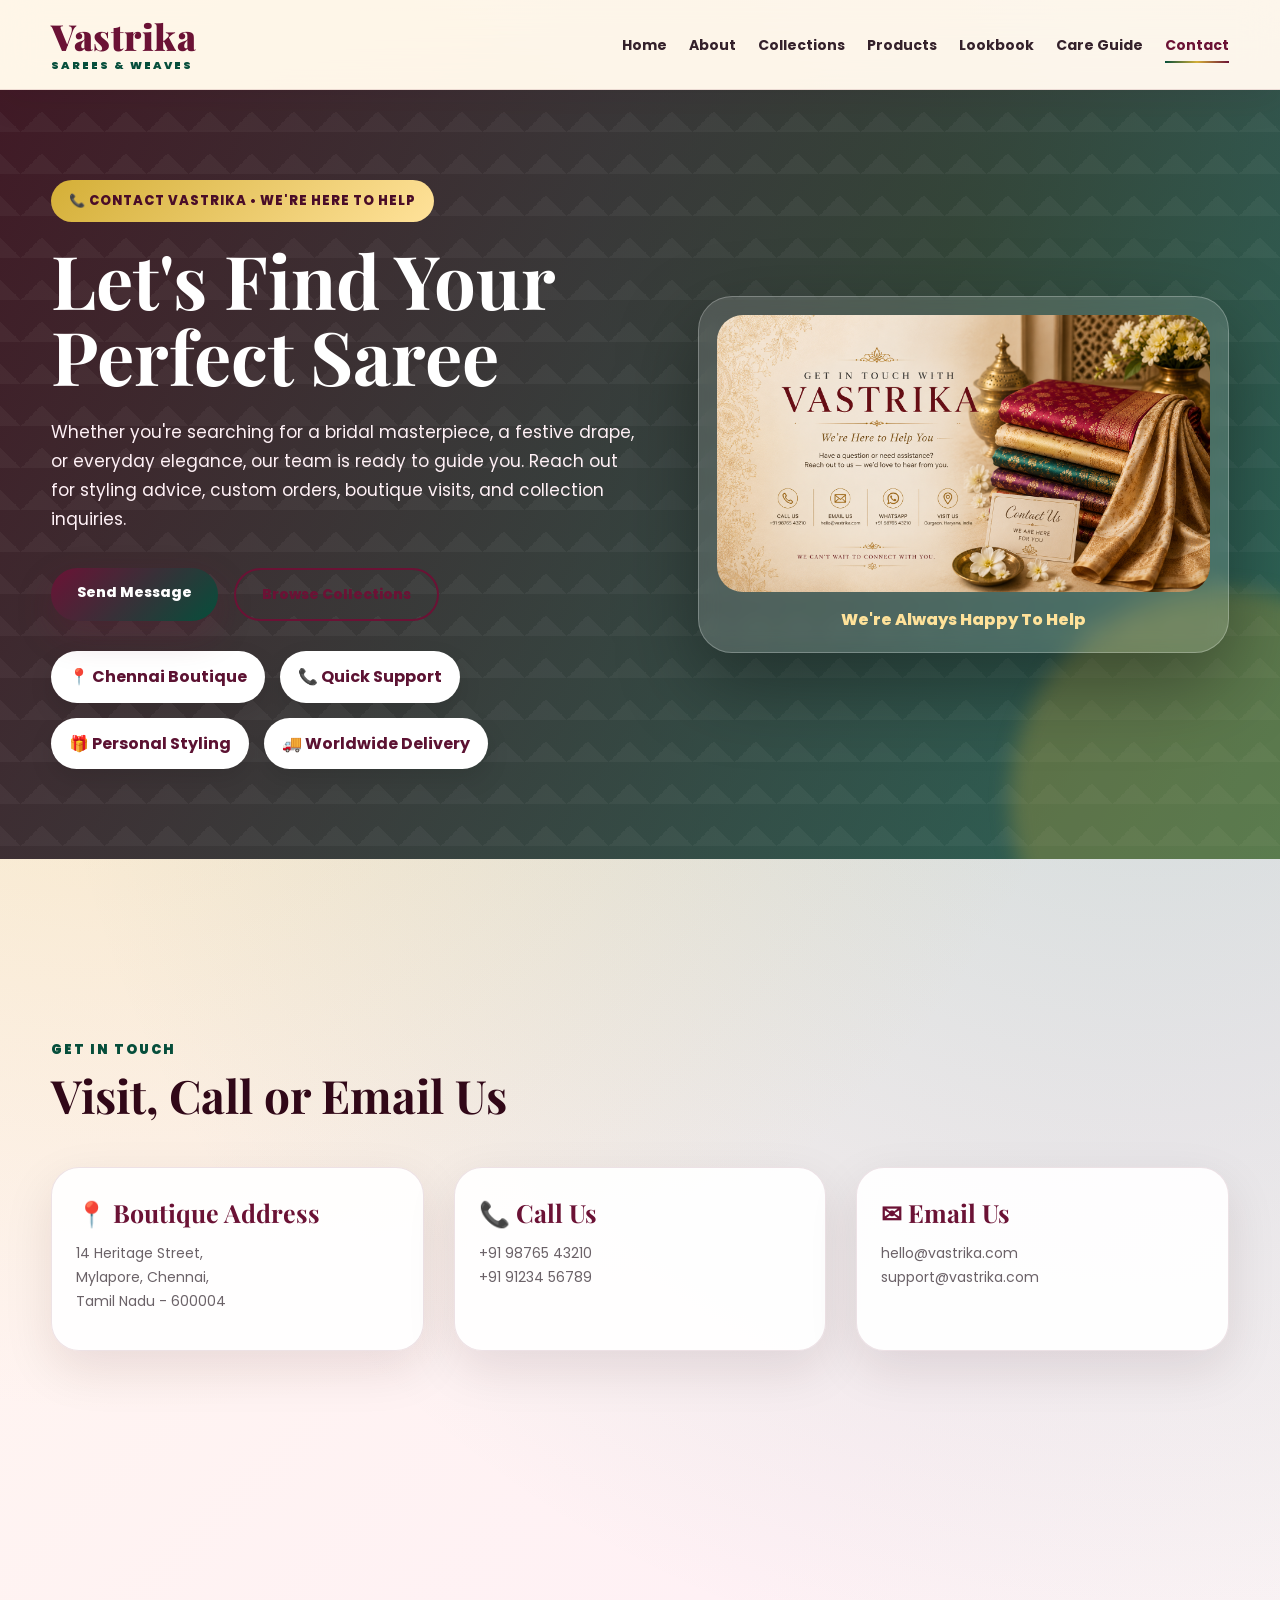
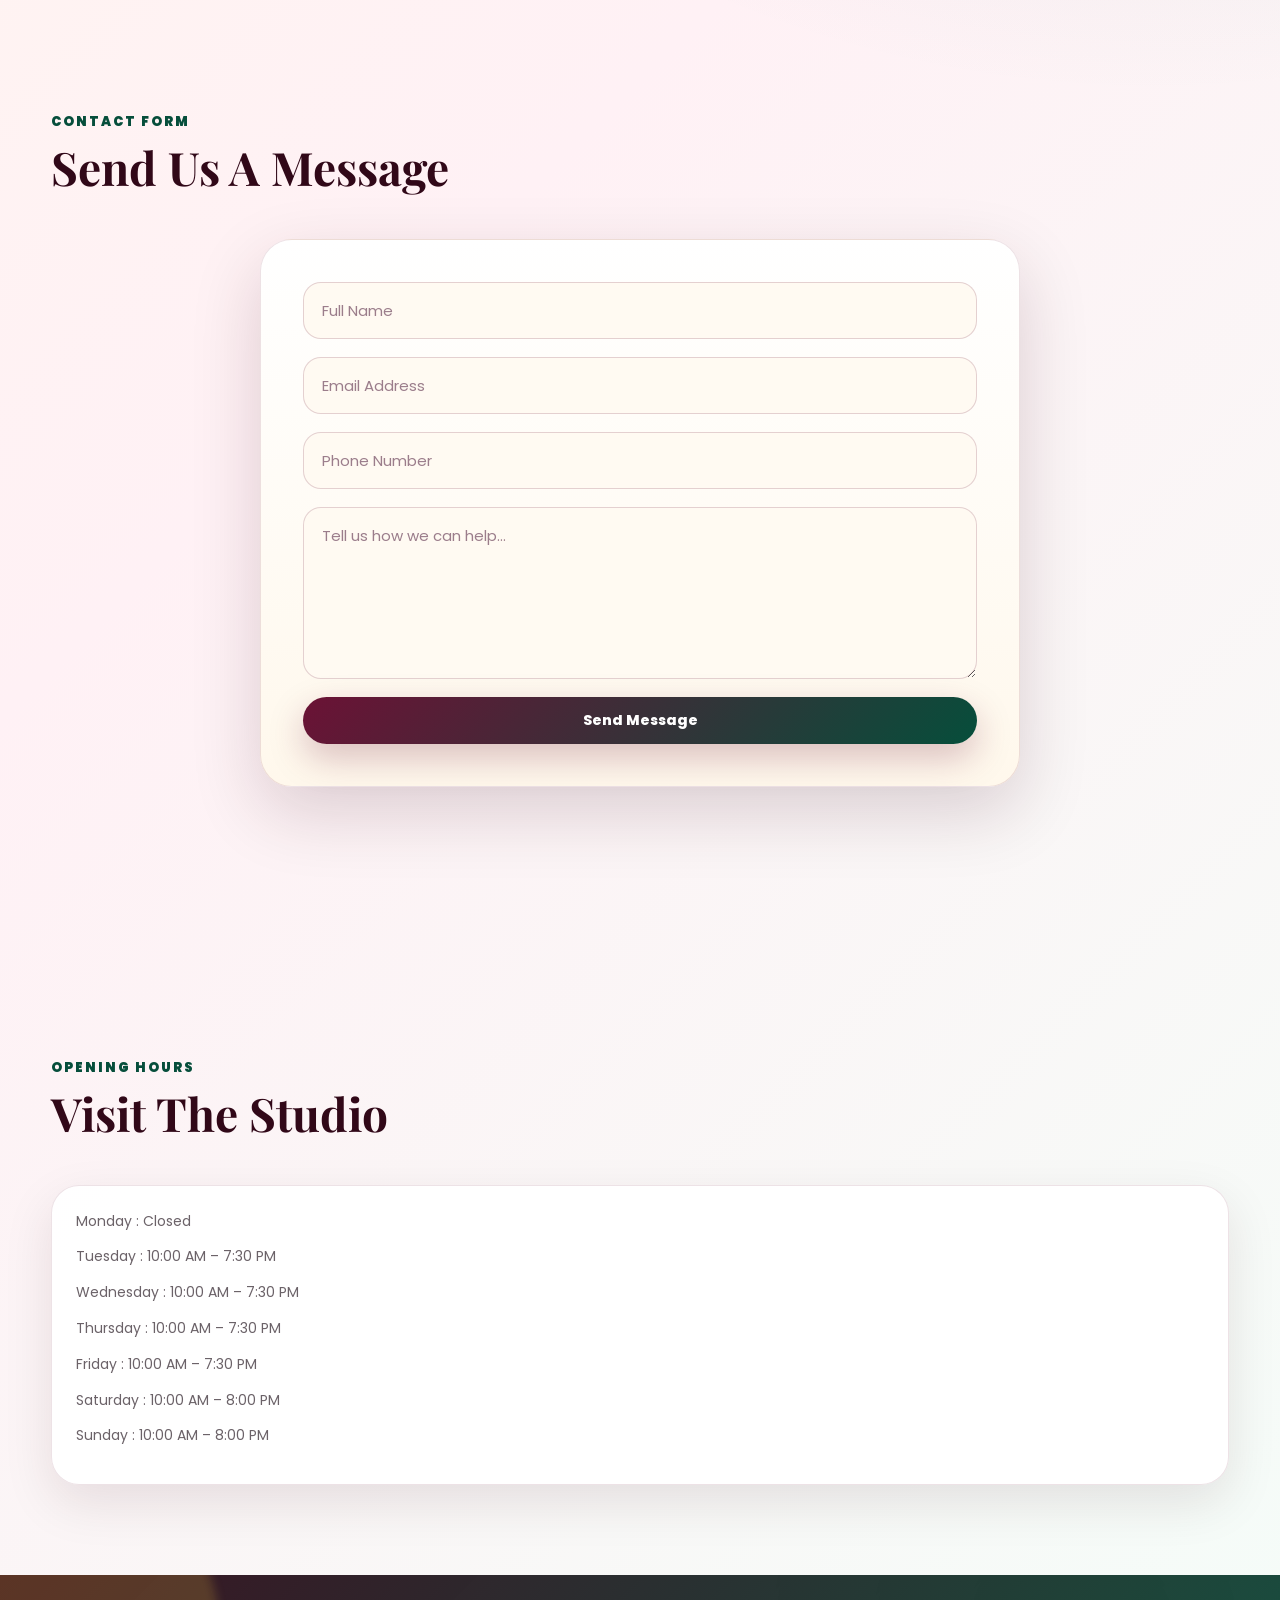
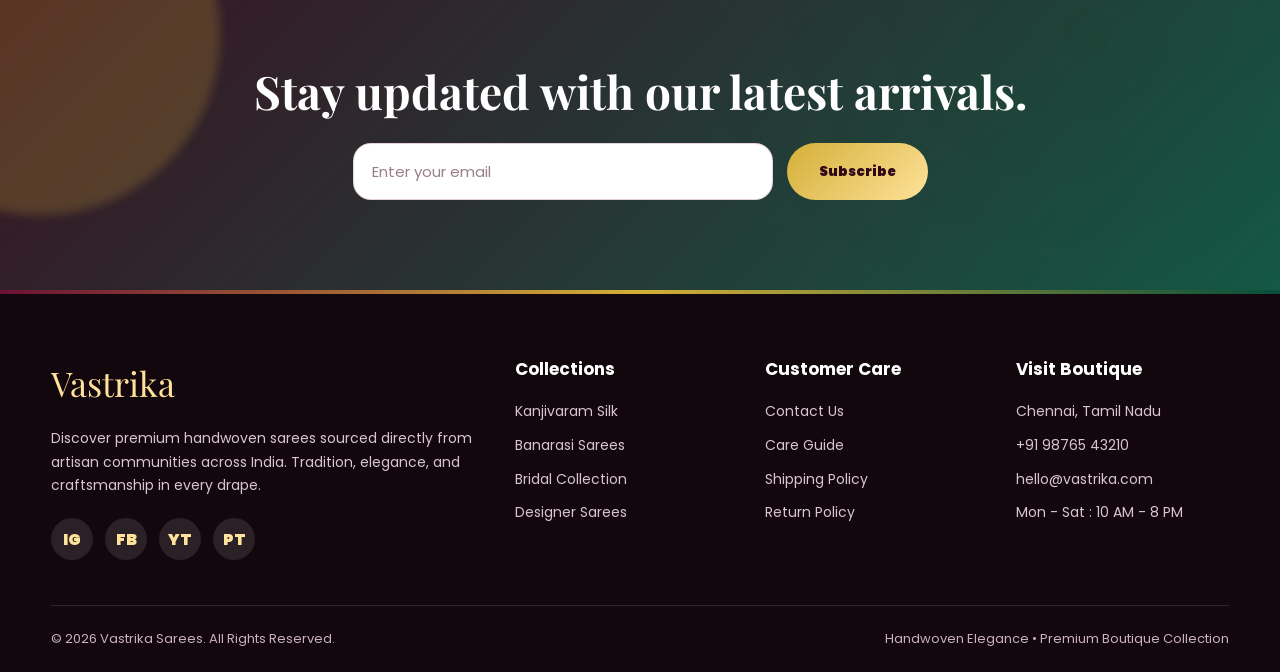
<file: contact.html>
<!DOCTYPE html>
<html lang="en">
<head>
<meta charset="UTF-8">
<meta name="viewport" content="width=device-width, initial-scale=1.0">
<title>Contact Us - Vastrika</title>
<link rel="stylesheet" href="css/style.css">
</head>
<body>

<header class="site-header">
<div class="wrap">

<a href="index.html" class="brand">
Vastrika
<small>Sarees & Weaves</small>
</a>

<nav class="main-nav">
<ul>
<li><a href="index.html">Home</a></li>
<li><a href="about.html">About</a></li>
<li><a href="collections.html">Collections</a></li>
<li><a href="products.html">Products</a></li>
<li><a href="gallery.html">Lookbook</a></li>
<li><a href="care-guide.html">Care Guide</a></li>
<li><a href="contact.html" class="active">Contact</a></li>
</ul>
</nav>

</div>
</header>

<section class="hero">

<div class="wrap">

<div>

<div class="hero-eyebrow">
📞 Contact Vastrika • We're Here To Help
</div>

<h1>
Let's Find Your
Perfect Saree
</h1>

<p>
Whether you're searching for a bridal masterpiece,
a festive drape, or everyday elegance, our team is
ready to guide you. Reach out for styling advice,
custom orders, boutique visits, and collection inquiries.
</p>

<div class="hero-actions">

<a href="#contact-form" class="btn btn-solid">
Send Message
</a>

<a href="collections.html" class="btn">
Browse Collections
</a>

</div>

<div class="hero-features">

<div class="feature-box">📍 Chennai Boutique</div>
<div class="feature-box">📞 Quick Support</div>
<div class="feature-box">🎁 Personal Styling</div>
<div class="feature-box">🚚 Worldwide Delivery</div>

</div>

</div>

<div class="swatch-panel">

<img src="images/contact-banner.jpg"
alt="Contact Vastrika">

<div class="swatch-caption">
We're Always Happy To Help
</div>

</div>

</div>

</section>

</div>
</section>

<section>
<section>
<div class="wrap">

<div class="section-head">
<div>
<div class="eyebrow">Get In Touch</div>
<h2>Visit, Call or Email Us</h2>
</div>
</div>

<div class="grid-3">

<div class="card">
<h3>📍 Boutique Address</h3>
<p>
14 Heritage Street,<br>
Mylapore, Chennai,<br>
Tamil Nadu - 600004
</p>
</div>

<div class="card">
<h3>📞 Call Us</h3>
<p>
+91 98765 43210<br>
+91 91234 56789
</p>
</div>

<div class="card">
<h3>✉ Email Us</h3>
<p>
hello@vastrika.com<br>
support@vastrika.com
</p>
</div>

</div>

</div>
</section>
</section>

<section>

<section id="contact-form">

<div class="wrap">

<div class="section-head">
<div>
<div class="eyebrow">Contact Form</div>
<h2>Send Us A Message</h2>
</div>
</div>

<form class="contact-form">

<input type="text"
placeholder="Full Name"
required>

<input type="email"
placeholder="Email Address"
required>

<input type="tel"
placeholder="Phone Number">

<textarea
rows="6"
placeholder="Tell us how we can help...">
</textarea>

<button type="submit"
class="btn btn-solid">
Send Message
</button>

</form>

</div>

</section>
</section>

<section>

<div class="wrap">

<div class="section-head">
<div>
<div class="eyebrow">Opening Hours</div>
<h2>Visit The Studio</h2>
</div>
</div>

<div class="card">
<p>Monday : Closed</p>
<p>Tuesday : 10:00 AM – 7:30 PM</p>
<p>Wednesday : 10:00 AM – 7:30 PM</p>
<p>Thursday : 10:00 AM – 7:30 PM</p>
<p>Friday : 10:00 AM – 7:30 PM</p>
<p>Saturday : 10:00 AM – 8:00 PM</p>
<p>Sunday : 10:00 AM – 8:00 PM</p>
</div>

</div>

</section>

<section class="newsletter">

<div class="wrap">

<h2>
Stay updated with our latest arrivals.
</h2>

<form>
<input type="email"
placeholder="Enter your email">

<button type="submit">
Subscribe
</button>
</form>

</div>

</section>

<footer class="site-footer">

  <div class="wrap footer-top">

    <div>
      <div class="footer-brand">
        Vastrika
      </div>

      <p class="footer-tagline">
        Discover premium handwoven sarees sourced directly from
        artisan communities across India. Tradition, elegance,
        and craftsmanship in every drape.
      </p>

      <div class="footer-social">
        <a href="#">IG</a>
        <a href="#">FB</a>
        <a href="#">YT</a>
        <a href="#">PT</a>
      </div>
    </div>

    <div class="footer-col">
      <h4>Collections</h4>
      <ul>
        <li><a href="#">Kanjivaram Silk</a></li>
        <li><a href="#">Banarasi Sarees</a></li>
        <li><a href="#">Bridal Collection</a></li>
        <li><a href="#">Designer Sarees</a></li>
      </ul>
    </div>

    <div class="footer-col">
      <h4>Customer Care</h4>
      <ul>
        <li><a href="contact.html">Contact Us</a></li>
        <li><a href="care-guide.html">Care Guide</a></li>
        <li><a href="#">Shipping Policy</a></li>
        <li><a href="#">Return Policy</a></li>
      </ul>
    </div>

    <div class="footer-col">
      <h4>Visit Boutique</h4>
      <ul>
        <li>Chennai, Tamil Nadu</li>
        <li>+91 98765 43210</li>
        <li>hello@vastrika.com</li>
        <li>Mon - Sat : 10 AM - 8 PM</li>
      </ul>
    </div>

  </div>

  <div class="wrap footer-bottom">

    <span>
      © 2026 Vastrika Sarees. All Rights Reserved.
    </span>

    <span>
      Handwoven Elegance • Premium Boutique Collection
    </span>

  </div>

</footer>

</body>
</html>
</file>
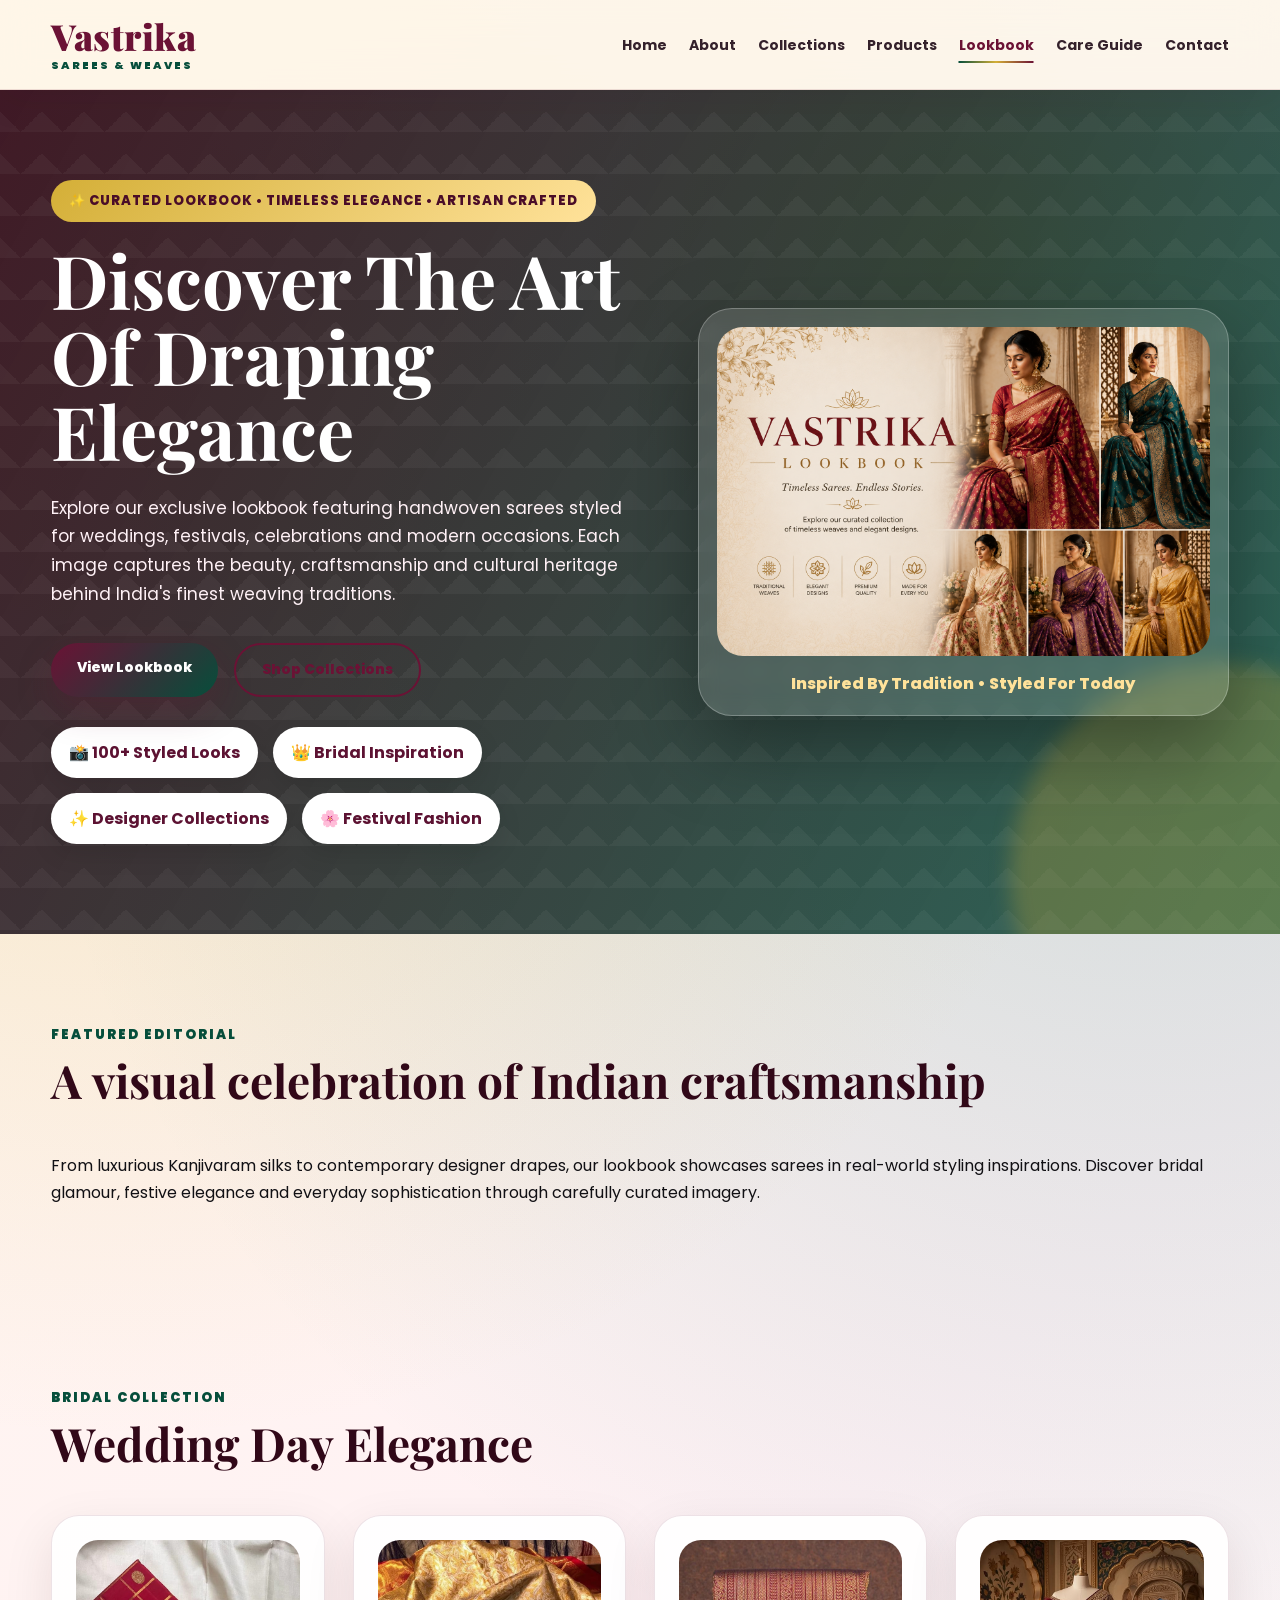
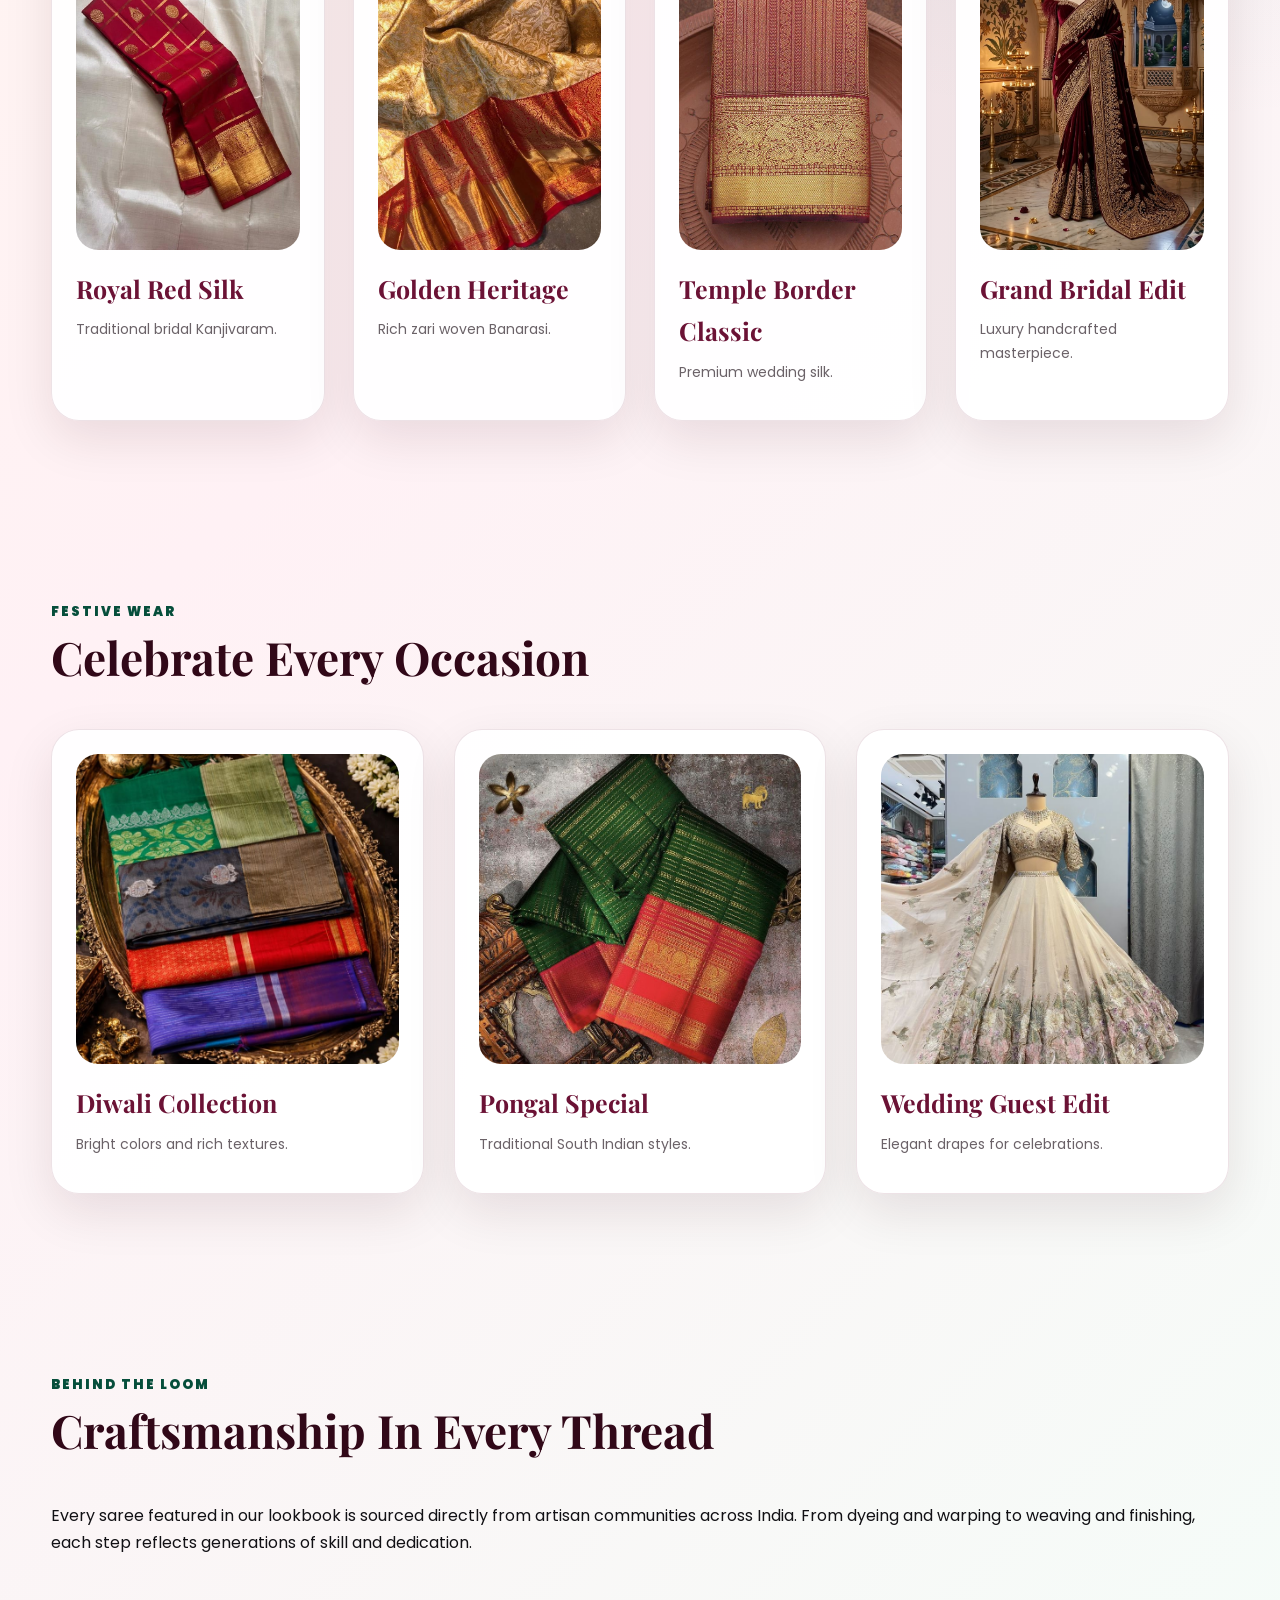
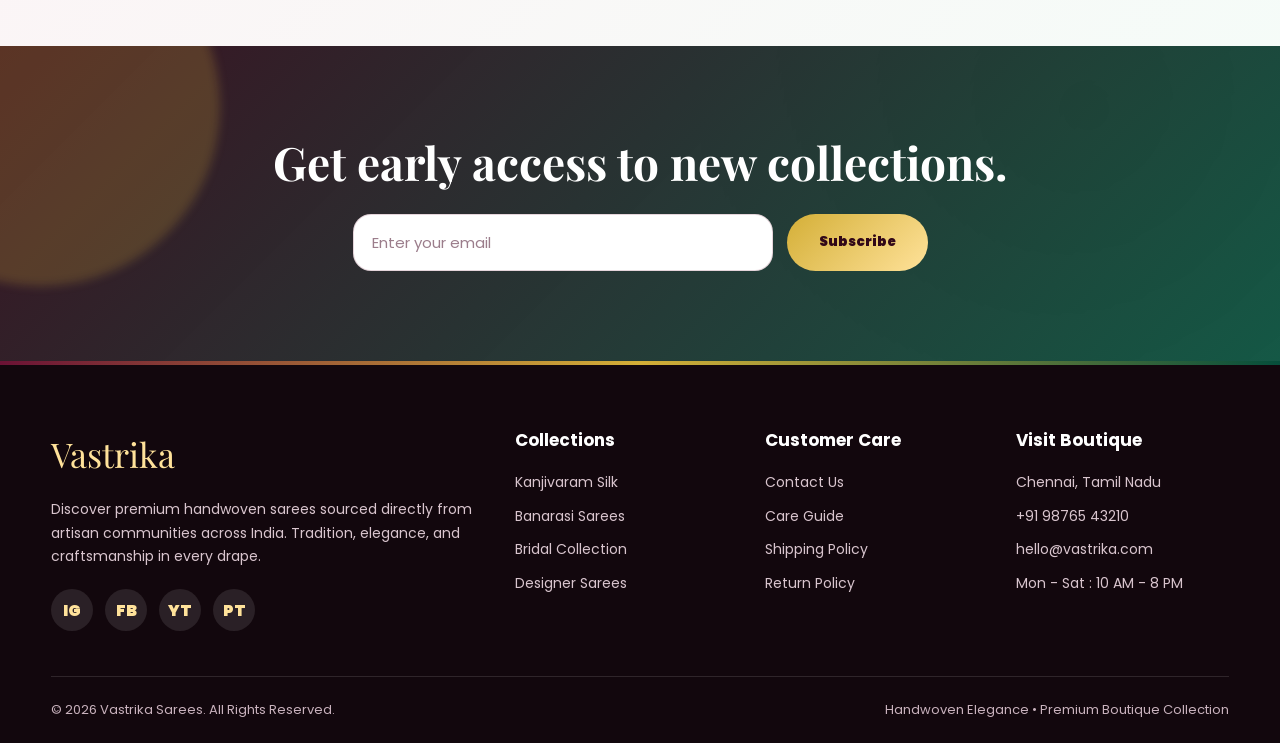
<file: gallery.html>
<!DOCTYPE html>
<html lang="en">
<head>
<meta charset="UTF-8">
<meta name="viewport" content="width=device-width, initial-scale=1.0">
<title>Lookbook - Vastrika</title>
<link rel="stylesheet" href="css/style.css">
</head>
<body>

<header class="site-header">
<div class="wrap">

<a href="index.html" class="brand">
Vastrika
<small>Sarees & Weaves</small>
</a>

<nav class="main-nav">
<ul>
<li><a href="index.html">Home</a></li>
<li><a href="about.html">About</a></li>
<li><a href="collections.html">Collections</a></li>
<li><a href="products.html">Products</a></li>
<li><a href="gallery.html" class="active">Lookbook</a></li>
<li><a href="care-guide.html">Care Guide</a></li>
<li><a href="contact.html">Contact</a></li>
</ul>
</nav>

</div>
</header>

<section class="hero">

<div class="wrap">
    

<div>

<div class="hero-eyebrow">
✨ Curated Lookbook • Timeless Elegance • Artisan Crafted
</div>

<h1>
Discover The Art Of
Draping Elegance
</h1>

<p>
Explore our exclusive lookbook featuring handwoven sarees
styled for weddings, festivals, celebrations and modern occasions.
Each image captures the beauty, craftsmanship and cultural heritage
behind India's finest weaving traditions.
</p>

<div class="hero-actions">

<a href="#gallery" class="btn btn-solid">
View Lookbook
</a>

<a href="collections.html" class="btn">
Shop Collections
</a>

</div>

<div class="hero-features">

<div class="feature-box">
📸 100+ Styled Looks
</div>

<div class="feature-box">
👑 Bridal Inspiration
</div>

<div class="feature-box">
✨ Designer Collections
</div>

<div class="feature-box">
🌸 Festival Fashion
</div>

</div>

</div>

<div class="swatch-panel">

<img src="images/gallery-banner.jpg"
alt="Vastrika Lookbook">

<div class="swatch-caption">
Inspired By Tradition • Styled For Today
</div>

</div>

</div>

</section>
</div>
</section>
<section class="lookbook-intro">

<div class="wrap">

<div class="section-head">
<div>
<div class="eyebrow">
Featured Editorial
</div>

<h2>
A visual celebration of Indian craftsmanship
</h2>
</div>
</div>

<p>
From luxurious Kanjivaram silks to contemporary designer drapes,
our lookbook showcases sarees in real-world styling inspirations.
Discover bridal glamour, festive elegance and everyday sophistication
through carefully curated imagery.
</p>

</div>

</section>
<section>
<div class="wrap">

<div class="section-head">
<div>
<div class="eyebrow">Bridal Collection</div>
<h2>Wedding Day Elegance</h2>
</div>
</div>

<div class="grid-4">

<div class="card">
<img src="images/collection9.jpg" alt="Royal Red Silk">      
<h3>Royal Red Silk</h3>
<p>Traditional bridal Kanjivaram.</p>
</div>

<div class="card">
<img src="images/collection10.jpg" alt="Golden Heritage">      
<h3>Golden Heritage</h3>
<p>Rich zari woven Banarasi.</p>
</div>

<div class="card">
<img src="images/collection11.jpg" alt="Temple Border Classic">      
<h3>Temple Border Classic</h3>
<p>Premium wedding silk.</p>
</div>

<div class="card">
<img src="images/collection12.jpg" alt="Grand Bridal Edit">      
<h3>Grand Bridal Edit</h3>
<p>Luxury handcrafted masterpiece.</p>
</div>

</div>

</div>
</section>

<section>

<div class="wrap">

<div class="section-head">
<div>
<div class="eyebrow">Festive Wear</div>
<h2>Celebrate Every Occasion</h2>
</div>
</div>

<div class="grid-3">

<div class="card">
<img src="images/collection13.jpg" alt="Diwali Collection">            
<h3>Diwali Collection</h3>
<p>Bright colors and rich textures.</p>
</div>

<div class="card">
<img src="images/collection14.jpg" alt="Pongal Special">      
<h3>Pongal Special</h3>
<p>Traditional South Indian styles.</p>
</div>

<div class="card">
<img src="images/collection15.jpg" alt="Wedding Guest Edit">      
<h3>Wedding Guest Edit</h3>
<p>Elegant drapes for celebrations.</p>
</div>

</div>

</div>

</section>

<section>

<div class="wrap">

<div class="section-head">
<div>
<div class="eyebrow">Behind The Loom</div>
<h2>Craftsmanship In Every Thread</h2>
</div>
</div>

<p>
Every saree featured in our lookbook is sourced directly
from artisan communities across India. From dyeing and
warping to weaving and finishing, each step reflects
generations of skill and dedication.
</p>

</div>

</section>

<section class="newsletter">

<div class="wrap">

<h2>
Get early access to new collections.
</h2>

<form>
<input type="email" placeholder="Enter your email">
<button type="submit">Subscribe</button>
</form>

</div>

</section>
<footer class="site-footer">

  <div class="wrap footer-top">

    <div>
      <div class="footer-brand">
        Vastrika
      </div>

      <p class="footer-tagline">
        Discover premium handwoven sarees sourced directly from
        artisan communities across India. Tradition, elegance,
        and craftsmanship in every drape.
      </p>

      <div class="footer-social">
        <a href="#">IG</a>
        <a href="#">FB</a>
        <a href="#">YT</a>
        <a href="#">PT</a>
      </div>
    </div>

    <div class="footer-col">
      <h4>Collections</h4>
      <ul>
        <li><a href="#">Kanjivaram Silk</a></li>
        <li><a href="#">Banarasi Sarees</a></li>
        <li><a href="#">Bridal Collection</a></li>
        <li><a href="#">Designer Sarees</a></li>
      </ul>
    </div>

    <div class="footer-col">
      <h4>Customer Care</h4>
      <ul>
        <li><a href="contact.html">Contact Us</a></li>
        <li><a href="care-guide.html">Care Guide</a></li>
        <li><a href="#">Shipping Policy</a></li>
        <li><a href="#">Return Policy</a></li>
      </ul>
    </div>

    <div class="footer-col">
      <h4>Visit Boutique</h4>
      <ul>
        <li>Chennai, Tamil Nadu</li>
        <li>+91 98765 43210</li>
        <li>hello@vastrika.com</li>
        <li>Mon - Sat : 10 AM - 8 PM</li>
      </ul>
    </div>

  </div>

  <div class="wrap footer-bottom">

    <span>
      © 2026 Vastrika Sarees. All Rights Reserved.
    </span>

    <span>
      Handwoven Elegance • Premium Boutique Collection
    </span>

  </div>

</footer>


</body>
</html>
</file>
<file: css/style.css>
/* ===============================
   VASTRIKA PREMIUM THEME
   PART 1
   Color: Emerald + Wine + Gold
================================ */

@import url('https://fonts.googleapis.com/css2?family=Playfair+Display:wght@600;700;800;900&family=Poppins:wght@300;400;500;600;700;800&display=swap');

*{
    margin:0;
    padding:0;
    box-sizing:border-box;
}

:root{
    --wine:#6b1235;
    --wine-dark:#310818;
    --emerald:#064e3b;
    --emerald-light:#0f766e;
    --gold:#d4af37;
    --gold-light:#ffe29a;
    --cream:#fff8ec;
    --peach:#ffe4d6;
    --rose:#f7b6c8;
    --black:#111014;
    --white:#ffffff;
    --gray:#6b6268;
    --shadow:0 25px 70px rgba(49,8,24,.20);
    --radius:28px;
}

html{
    scroll-behavior:smooth;
}

body{
    font-family:'Poppins',sans-serif;
    background:
        radial-gradient(circle at 10% 10%,rgba(212,175,55,.28),transparent 28%),
        radial-gradient(circle at 90% 15%,rgba(15,118,110,.20),transparent 32%),
        linear-gradient(135deg,#fff8ec,#fff1f5 45%,#f2fff9);
    color:var(--black);
    line-height:1.7;
    overflow-x:hidden;
}

a{
    text-decoration:none;
    color:inherit;
}

ul{
    list-style:none;
}

img{
    max-width:100%;
    display:block;
}

.wrap{
    width:92%;
    max-width:1240px;
    margin:auto;
}

/* HEADER */

.site-header{
    position:sticky;
    top:0;
    z-index:999;
    background:rgba(255,248,236,.88);
    backdrop-filter:blur(18px);
    border-bottom:1px solid rgba(107,18,53,.12);
    box-shadow:0 12px 35px rgba(49,8,24,.08);
}

.site-header .wrap{
    display:flex;
    align-items:center;
    justify-content:space-between;
    padding:18px 0;
}

.brand{
    font-family:'Playfair Display',serif;
    font-size:36px;
    font-weight:900;
    color:var(--wine);
    line-height:1;
    letter-spacing:.5px;
}

.brand small{
    display:block;
    font-family:'Poppins',sans-serif;
    font-size:11px;
    letter-spacing:2px;
    color:var(--emerald);
    margin-top:6px;
    text-transform:uppercase;
}

.main-nav ul{
    display:flex;
    align-items:center;
    gap:22px;
}

.main-nav a{
    position:relative;
    font-size:14px;
    font-weight:700;
    color:#34212b;
    padding:8px 0;
    transition:.3s;
}

.main-nav a::before{
    content:"";
    position:absolute;
    width:0;
    height:2px;
    left:50%;
    bottom:0;
    transform:translateX(-50%);
    background:linear-gradient(90deg,var(--emerald),var(--gold),var(--wine));
    transition:.35s;
}

.main-nav a:hover,
.main-nav a.active{
    color:var(--wine);
}

.main-nav a:hover::before,
.main-nav a.active::before{
    width:100%;
}

.icon-btn{
    padding:12px 22px;
    border-radius:50px;
    color:white;
    font-size:13px;
    font-weight:800;
    background:linear-gradient(135deg,var(--emerald),var(--wine));
    box-shadow:0 14px 35px rgba(6,78,59,.25);
    transition:.35s;
}

.icon-btn:hover{
    transform:translateY(-3px) scale(1.03);
    box-shadow:0 20px 45px rgba(107,18,53,.30);
}

/* BUTTONS */

.btn{
    display:inline-block;
    padding:13px 26px;
    border-radius:50px;
    border:2px solid var(--wine);
    color:var(--wine);
    font-size:14px;
    font-weight:800;
    transition:.35s;
    position:relative;
    overflow:hidden;
}

.btn::after{
    content:"";
    position:absolute;
    inset:0;
    background:linear-gradient(135deg,var(--gold),var(--emerald));
    opacity:0;
    transition:.35s;
    z-index:-1;
}

.btn:hover{
    color:white;
    transform:translateY(-4px);
    box-shadow:var(--shadow);
}

.btn:hover::after{
    opacity:1;
}

.btn-solid{
    background:linear-gradient(135deg,var(--wine),var(--emerald));
    color:white;
    border:none;
    box-shadow:0 14px 35px rgba(107,18,53,.25);
}

.btn-solid:hover{
    background:linear-gradient(135deg,var(--emerald),var(--gold));
}

/* HERO */

.hero{
    position:relative;
    /* min-height:88vh; */
    min-height:auto;
    padding:120px 0;
    color:white;
    overflow:hidden;
    background:
        linear-gradient(120deg,rgba(49,8,24,.92),rgba(6,78,59,.82)),
        radial-gradient(circle at 75% 20%,rgba(212,175,55,.55),transparent 32%);
}

.hero::before{
    content:"";
    position:absolute;
    inset:0;
    background:
        linear-gradient(45deg,rgba(255,255,255,.04) 25%,transparent 25%),
        linear-gradient(-45deg,rgba(255,255,255,.04) 25%,transparent 25%);
    background-size:42px 42px;
    animation:bgMove 16s linear infinite;
}

.hero::after{
    content:"";
    position:absolute;
    width:420px;
    height:420px;
    right:-150px;
    bottom:-150px;
    border-radius:50%;
    background:rgba(212,175,55,.28);
    filter:blur(10px);
    animation:floatGlow 7s ease-in-out infinite;
}

.hero .wrap{
    position:relative;
    z-index:2;
    display:grid;
    grid-template-columns:1.05fr .95fr;
    gap:60px;
    align-items:center;
}

.hero-eyebrow{
    display:inline-flex;
    align-items:center;
    gap:10px;
    color:var(--gold-light);
    font-size:13px;
    font-weight:800;
    text-transform:uppercase;
    letter-spacing:2px;
    margin-bottom:20px;
    animation:fadeUp .8s ease forwards;
}

.hero h1{
    font-family:'Playfair Display',serif;
    font-size:74px;
    line-height:1.02;
    margin-bottom:25px;
    animation:fadeUp 1s ease forwards;
}

.hero h1 em{
    color:var(--gold-light);
    font-style:italic;
}

.hero p{
    max-width:650px;
    color:#fff1f6;
    font-size:17px;
    margin-bottom:34px;
    animation:fadeUp 1.2s ease forwards;
}

.hero-actions{
    display:flex;
    gap:16px;
    flex-wrap:wrap;
    animation:fadeUp 1.4s ease forwards;
}

.swatch-panel{
    padding:18px;
    border-radius:34px;
    background:rgba(255,255,255,.13);
    border:1px solid rgba(255,255,255,.25);
    backdrop-filter:blur(10px);
    box-shadow:0 30px 80px rgba(0,0,0,.35);
    animation:imageFloat 5s ease-in-out infinite;
}

.swatch-panel img,
/* .hero img{
    width:100%;
    height:500px;
    object-fit:cover;
    border-radius:26px;
} */
 .swatch-panel img,
.hero img{
    width:100%;
    height:auto;
    object-fit:contain;
    border-radius:26px;
}

.swatch-caption{
    color:var(--gold-light);
    text-align:center;
    font-weight:800;
    margin-top:14px;
}

/* SECTIONS */

section{
    padding:90px 0;
}

.section-head{
    display:flex;
    justify-content:space-between;
    align-items:end;
    gap:25px;
    margin-bottom:45px;
}

.eyebrow{
    color:var(--emerald);
    font-size:13px;
    font-weight:900;
    text-transform:uppercase;
    letter-spacing:2px;
    margin-bottom:8px;
}

.section-head h2,
.categories h2,
.newsletter h2{
    font-family:'Playfair Display',serif;
    font-size:46px;
    line-height:1.15;
    color:var(--wine-dark);
}

/* GRID */

.grid-4{
    display:grid;
    grid-template-columns:repeat(4,1fr);
    gap:28px;
}

.grid-3{
    display:grid;
    grid-template-columns:repeat(3,1fr);
    gap:30px;
}

.grid-2{
    display:grid;
    grid-template-columns:repeat(2,1fr);
    gap:32px;
}

/* CARD */

.card{
    position:relative;
    overflow:hidden;
    padding:24px;
    border-radius:var(--radius);
    background:rgba(255,255,255,.92);
    border:1px solid rgba(107,18,53,.12);
    box-shadow:0 18px 50px rgba(49,8,24,.10);
    transition:.4s ease;
}

.card::before{
    content:"";
    position:absolute;
    inset:-2px;
    background:linear-gradient(135deg,rgba(212,175,55,.35),rgba(6,78,59,.18),rgba(107,18,53,.20));
    opacity:0;
    transition:.4s;
    z-index:0;
}

.card > *{
    position:relative;
    z-index:1;
}

.card:hover{
    transform:translateY(-12px);
    box-shadow:0 28px 75px rgba(49,8,24,.20);
}

.card:hover::before{
    opacity:1;
}

.card img{
    width:100%;
    height:310px;
    object-fit:cover;
    border-radius:22px;
    margin-bottom:18px;
    transition:.5s ease;
}

.card:hover img{
    transform:scale(1.06);
}

.card h3{
    font-family:'Playfair Display',serif;
    font-size:25px;
    color:var(--wine);
    margin-bottom:8px;
}

.card p{
    color:var(--gray);
    font-size:14px;
    margin-bottom:12px;
}

.price{
    color:var(--emerald);
    font-size:23px;
    font-weight:900;
    margin:12px 0;
}

/* CATEGORIES */

.categories{
    background:
        radial-gradient(circle at top left,rgba(212,175,55,.22),transparent 32%),
        linear-gradient(180deg,#fff8ec,#fff1f5);
}

.categories h2{
    text-align:center;
    margin-bottom:42px;
}

.categories .card{
    text-align:center;
}

.categories .card h3{
    font-size:27px;
}

/* STATS */

 /* .stats-section{
    background:
        linear-gradient(135deg,var(--emerald),var(--wine-dark));
    color:white;
} 

.stats-section{
    background:black;
    color:white;
}

 .num{
    color:yellow;
}

.label{
    color:white;
} 
.num{
    display:block;
    font-size:40px;
    font-weight:bold;
}

.label{
    display:block;
    margin-top:10px;
}

.stats{
    display:grid;
    grid-template-columns:repeat(4,1fr);
    gap:24px;
}

.stat{
    text-align:center;
    padding:38px 22px;
    border-radius:26px;
    background:rgba(255,255,255,.10);
    border:1px solid rgba(255,255,255,.20);
    backdrop-filter:blur(12px);
    transition:.35s;
}

.stat:hover{
    transform:translateY(-8px);
    background:rgba(255,255,255,.16);
}

.num{
    display:block;
    font-size:46px;
    font-weight:900;
    color:var(--gold-light);
}

.label{
    color:#fff1f6;
    font-size:14px;
}  */
  /* STATS FINAL FIX */

.stats-section{
    display:block !important;
    background:#260015 !important;
    padding:70px 0 !important;
}

.stats{
    display:grid !important;
    grid-template-columns:repeat(4, 1fr) !important;
    gap:25px !important;
}

.stat{
    display:block !important;
    text-align:center !important;
    background:#ffffff !important;
    padding:35px 20px !important;
    border-radius:20px !important;
    box-shadow:0 10px 30px rgba(0,0,0,0.2) !important;
}

.stat:hover{
    transform:translateY(-8px);
    background:rgba(255,255,255,.16);
}

.stat .num,
.num{
    display:block !important;
    color:#7a003c !important;
    font-size:42px !important;
    font-weight:900 !important;
    line-height:1.2 !important;
}

.stat .label,
.label{
    display:block !important;
    color:#222222 !important;
    font-size:16px !important;
    font-weight:700 !important;
    margin-top:10px !important;
}

@media(max-width:768px){
    .stats{
        grid-template-columns:1fr !important;
    }
}

/* ANIMATIONS */

@keyframes fadeUp{
    from{
        opacity:0;
        transform:translateY(35px);
    }
    to{
        opacity:1;
        transform:translateY(0);
    }
}

@keyframes imageFloat{
    0%,100%{
        transform:translateY(0);
    }
    50%{
        transform:translateY(-14px);
    }
}

@keyframes bgMove{
    from{
        background-position:0 0;
    }
    to{
        background-position:90px 90px;
    }
}

@keyframes floatGlow{
    0%,100%{
        transform:translate(0,0) scale(1);
    }
    50%{
        transform:translate(-35px,-25px) scale(1.08);
    }
}
/* ===============================
   PART 2
   New Arrivals + Products + Forms
================================ */

.new-arrivals{
    background:
        radial-gradient(circle at 80% 10%,rgba(107,18,53,.12),transparent 30%),
        linear-gradient(180deg,#fffaf2,#f4fff9);
}

.new-arrivals .card{
    background:linear-gradient(180deg,#ffffff,#fff6ec);
}

.card .btn{
    margin-top:12px;
}

/* PRODUCT PAGE */

.product-card{
    background:white;
    border-radius:28px;
    padding:22px;
    box-shadow:0 20px 55px rgba(49,8,24,.12);
    transition:.4s;
}

.product-card:hover{
    transform:translateY(-12px);
}

.product-card img{
    height:330px;
    object-fit:cover;
    border-radius:24px;
    margin-bottom:18px;
}

.product-card h3{
    font-family:'Playfair Display',serif;
    color:var(--wine);
    font-size:25px;
}

.product-card p{
    color:var(--gray);
    margin:8px 0;
}

/* GALLERY */

.gallery-grid{
    display:grid;
    grid-template-columns:repeat(4,1fr);
    gap:22px;
}

.gallery-grid img{
    width:100%;
    height:330px;
    object-fit:cover;
    border-radius:28px;
    box-shadow:0 18px 45px rgba(49,8,24,.15);
    transition:.4s;
}

.gallery-grid img:hover{
    transform:scale(1.05) rotate(-1deg);
}

/* FORMS */

.contact-form,
.auth-form{
    max-width:760px;
    margin:auto;
    padding:42px;
    border-radius:32px;
    background:
        linear-gradient(180deg,#ffffff,#fff8ec);
    box-shadow:0 25px 70px rgba(49,8,24,.16);
    border:1px solid rgba(107,18,53,.12);
    display:flex;
    flex-direction:column;
    gap:18px;
}

.auth-form{
    max-width:500px;
}

input,
textarea{
    width:100%;
    padding:16px 18px;
    border-radius:18px;
    border:1px solid rgba(107,18,53,.18);
    background:#fffaf2;
    font-family:'Poppins',sans-serif;
    font-size:15px;
    outline:none;
    transition:.3s;
}

input:focus,
textarea:focus{
    border-color:var(--emerald);
    box-shadow:0 0 0 4px rgba(6,78,59,.10);
    background:white;
}

button{
    font-family:'Poppins',sans-serif;
    cursor:pointer;
    border:none;
}

/* LOGIN REGISTER SPECIAL */

.auth-form::before{
    content:"Vastrika";
    font-family:'Playfair Display',serif;
    font-size:34px;
    font-weight:900;
    color:var(--wine);
    text-align:center;
    margin-bottom:5px;
}

.auth-form p{
    text-align:center;
    color:var(--gray);
}

.auth-form a{
    color:var(--wine);
    font-weight:800;
}

/* WISHLIST */

.wishlist-card{
    background:white;
    border-radius:28px;
    padding:24px;
    box-shadow:0 20px 55px rgba(49,8,24,.12);
    text-align:center;
}

.wishlist-card img{
    height:300px;
    object-fit:cover;
    border-radius:22px;
}

/* CART */

.cart-summary{
    background:
        linear-gradient(135deg,#ffffff,#fff4e4);
    padding:35px;
    border-radius:30px;
    box-shadow:0 25px 70px rgba(49,8,24,.15);
    border:1px solid rgba(107,18,53,.12);
}

.cart-summary h3{
    font-family:'Playfair Display',serif;
    color:var(--wine);
    font-size:30px;
    margin-bottom:18px;
}

.cart-summary p{
    font-size:17px;
    margin-bottom:10px;
    color:#3c2b34;
}

/* NEWSLETTER */

.newsletter{
    position:relative;
    overflow:hidden;
    background:
        linear-gradient(135deg,rgba(49,8,24,.96),rgba(6,78,59,.94)),
        radial-gradient(circle at 85% 20%,rgba(212,175,55,.40),transparent 35%);
    color:white;
    text-align:center;
}

.newsletter::before{
    content:"";
    position:absolute;
    width:360px;
    height:360px;
    border-radius:50%;
    left:-140px;
    top:-120px;
    background:rgba(212,175,55,.22);
    filter:blur(5px);
    animation:pulseGlow 5s ease-in-out infinite;
}

.newsletter .wrap{
    position:relative;
    z-index:2;
}

.newsletter h2{
    color:white;
    margin-bottom:25px;
}

.newsletter form{
    display:flex;
    justify-content:center;
    gap:14px;
    flex-wrap:wrap;
}

.newsletter input{
    max-width:420px;
    background:white;
}

.newsletter button{
    padding:16px 32px;
    border-radius:50px;
    background:linear-gradient(135deg,var(--gold),var(--gold-light));
    color:var(--wine-dark);
    font-weight:900;
    transition:.35s;
}

.newsletter button:hover{
    transform:translateY(-4px);
    box-shadow:0 18px 40px rgba(212,175,55,.28);
}

/* FOOTER */

.site-footer{
    background:#12070d;
    color:#f8eaf0;
    padding-top:65px;
    position:relative;
}

.site-footer::before{
    content:"";
    position:absolute;
    top:0;
    left:0;
    right:0;
    height:4px;
    background:linear-gradient(90deg,var(--wine),var(--gold),var(--emerald));
}

.footer-top{
    display:grid;
    grid-template-columns:2fr 1fr 1fr 1fr;
    gap:38px;
    padding-bottom:45px;
}

.footer-brand,
.site-footer h3{
    font-family:'Playfair Display',serif;
    font-size:34px;
    color:var(--gold-light);
    margin-bottom:14px;
}

.footer-tagline,
.site-footer p,
.site-footer li{
    color:#d9c5ce;
    font-size:14px;
}

.footer-col h4{
    color:white;
    margin-bottom:16px;
    font-size:17px;
}

.footer-col li{
    margin-bottom:10px;
}

.footer-col a{
    transition:.3s;
}

.footer-col a:hover{
    color:var(--gold);
    padding-left:5px;
}

.footer-social{
    display:flex;
    gap:12px;
    margin-top:20px;
}

.footer-social a{
    width:42px;
    height:42px;
    border-radius:50%;
    background:rgba(255,255,255,.10);
    display:flex;
    align-items:center;
    justify-content:center;
    color:var(--gold-light);
    font-weight:900;
    transition:.35s;
}

.footer-social a:hover{
    background:linear-gradient(135deg,var(--wine),var(--emerald));
    transform:translateY(-5px);
}

.footer-bottom{
    border-top:1px solid rgba(255,255,255,.12);
    padding:22px 0;
    display:flex;
    justify-content:space-between;
    gap:15px;
    color:#c9b2bd;
    font-size:13px;
}

/* EXTRA SECTIONS */

.why-us,
.bridal-section,
.artisan-spotlight{
    background:
        radial-gradient(circle at 10% 20%,rgba(212,175,55,.18),transparent 30%),
        linear-gradient(180deg,#fff8ec,#ffffff);
}

.bg-ink{
    background:linear-gradient(135deg,var(--wine-dark),var(--emerald));
    color:white;
}

.bg-ink h2,
.bg-ink h3{
    color:white;
}

.bg-ink .eyebrow{
    color:var(--gold-light);
}

.process{
    display:grid;
    grid-template-columns:repeat(4,1fr);
    gap:25px;
}

.process-step{
    padding:30px;
    border-radius:28px;
    background:rgba(255,255,255,.10);
    border:1px solid rgba(255,255,255,.18);
    transition:.35s;
}

.process-step:hover{
    transform:translateY(-8px);
    background:rgba(255,255,255,.16);
}

.process-step .num{
    font-size:28px;
    color:var(--gold-light);
}

.process-step h3{
    font-family:'Playfair Display',serif;
    font-size:26px;
    margin:12px 0;
}

.lede{
    color:#fff1f6;
}

/* QUOTE */

.quote-block{
    text-align:center;
}

blockquote{
    max-width:900px;
    margin:auto;
    font-family:'Playfair Display',serif;
    font-size:40px;
    line-height:1.35;
    color:var(--wine-dark);
}

cite{
    display:block;
    margin-top:22px;
    color:var(--emerald);
    font-weight:800;
}

/* BADGES */

.badge,
.card-tag{
    display:inline-block;
    padding:7px 14px;
    border-radius:50px;
    background:linear-gradient(135deg,var(--gold),var(--gold-light));
    color:var(--wine-dark);
    font-size:12px;
    font-weight:900;
}

/* ANIMATION EXTRA */

@keyframes pulseGlow{
    0%,100%{
        transform:scale(1);
        opacity:.6;
    }
    50%{
        transform:scale(1.15);
        opacity:1;
    }
}

@keyframes softBounce{
    0%,100%{
        transform:translateY(0);
    }
    50%{
        transform:translateY(-10px);
    }
}

.card,
.stat,
.process-step{
    animation:fadeUp .8s ease both;
}
/* ===============================
   PART 3
   Responsive + More Animations
================================ */

html{
    scroll-behavior:smooth;
}

.reveal{
    opacity:0;
    transform:translateY(35px);
    transition:all .8s ease;
}

.reveal.active{
    opacity:1;
    transform:translateY(0);
}

.card:nth-child(1){
    animation-delay:.1s;
}

.card:nth-child(2){
    animation-delay:.2s;
}

.card:nth-child(3){
    animation-delay:.3s;
}

.card:nth-child(4){
    animation-delay:.4s;
}

.card:nth-child(5){
    animation-delay:.5s;
}

.card:nth-child(6){
    animation-delay:.6s;
}

.card:hover h3{
    color:var(--emerald);
}

.card:hover .price{
    color:var(--wine);
}

.main-nav a:hover{
    transform:translateY(-2px);
}

input::placeholder,
textarea::placeholder{
    color:#9b7d8b;
}

::selection{
    background:var(--gold);
    color:var(--wine-dark);
}

/* PREMIUM IMAGE SHINE */

.card img{
    position:relative;
}

.card::after{
    content:"";
    position:absolute;
    top:0;
    left:-120%;
    width:80%;
    height:100%;
    background:linear-gradient(
        120deg,
        transparent,
        rgba(255,255,255,.35),
        transparent
    );
    transition:.7s;
    z-index:2;
    pointer-events:none;
}

.card:hover::after{
    left:120%;
}

/* SCROLLBAR */

::-webkit-scrollbar{
    width:10px;
}

::-webkit-scrollbar-track{
    background:#fff1f5;
}

::-webkit-scrollbar-thumb{
    background:linear-gradient(var(--wine),var(--emerald));
    border-radius:20px;
}

::-webkit-scrollbar-thumb:hover{
    background:linear-gradient(var(--emerald),var(--gold));
}

/* HERO DECORATION */

.hero-weave{
    position:absolute;
    width:220px;
    height:220px;
    border-radius:50%;
    border:1px solid rgba(255,226,154,.35);
    top:90px;
    left:50px;
    animation:spinSlow 18s linear infinite;
}

.hero-weave::before,
.hero-weave::after{
    content:"";
    position:absolute;
    inset:25px;
    border-radius:50%;
    border:1px dashed rgba(255,255,255,.25);
}

.hero-weave::after{
    inset:55px;
    border-style:solid;
}

@keyframes spinSlow{
    from{
        transform:rotate(0deg);
    }
    to{
        transform:rotate(360deg);
    }
}

/* PAGE HERO SMALL FIX */

.about-hero,
.collections-hero,
.contact-hero{
    min-height:55vh;
}

/* TABLE STYLE */

table{
    width:100%;
    border-collapse:collapse;
    background:white;
    border-radius:22px;
    overflow:hidden;
    box-shadow:0 18px 50px rgba(49,8,24,.12);
}

th{
    background:linear-gradient(135deg,var(--wine),var(--emerald));
    color:white;
    padding:16px;
    text-align:left;
}

td{
    padding:15px;
    border-bottom:1px solid rgba(107,18,53,.10);
}

tr:hover td{
    background:#fff8ec;
}

/* ALERT */

.alert{
    padding:18px 22px;
    border-radius:20px;
    background:#fff2d6;
    border-left:6px solid var(--gold);
    color:var(--wine-dark);
    margin:20px 0;
}

/* UTILITY */

.text-center{
    text-align:center;
}

.center-text{
    text-align:center;
}

.mt-20{
    margin-top:20px;
}

.mt-40{
    margin-top:40px;
}

.mt-60{
    margin-top:60px;
}

.mb-20{
    margin-bottom:20px;
}

.mb-40{
    margin-bottom:40px;
}

.mb-60{
    margin-bottom:60px;
}

.rounded{
    border-radius:28px;
}

.shadow{
    box-shadow:var(--shadow);
}

/* RESPONSIVE */

@media(max-width:1100px){

    .main-nav ul{
        gap:14px;
    }

    .main-nav a{
        font-size:13px;
    }

    .hero h1{
        font-size:62px;
    }

    .grid-4{
        grid-template-columns:repeat(2,1fr);
    }

    .process{
        grid-template-columns:repeat(2,1fr);
    }
}

@media(max-width:992px){

    .site-header .wrap{
        flex-direction:column;
        gap:15px;
    }

    .hero .wrap{
        grid-template-columns:1fr;
    }

    .hero{
        min-height:auto;
        padding:90px 0;
    }

    .hero h1{
        font-size:54px;
    }

    .hero p{
        font-size:16px;
    }

    .swatch-panel img,
    .hero img{
        height:420px;
    }

    .stats{
        grid-template-columns:repeat(2,1fr);
    }

    .footer-top{
        grid-template-columns:1fr 1fr;
    }

    .gallery-grid{
        grid-template-columns:repeat(2,1fr);
    }
}

@media(max-width:768px){

    .wrap{
        width:94%;
    }

    .main-nav ul{
        flex-wrap:wrap;
        justify-content:center;
        gap:10px 16px;
    }

    .header-cta{
        display:none;
    }

    .hero{
        padding:70px 0;
        text-align:center;
    }

    .hero-actions{
        justify-content:center;
    }

    .hero h1{
        font-size:42px;
    }

    .hero p{
        margin-left:auto;
        margin-right:auto;
    }

    .swatch-panel img,
    .hero img{
        height:340px;
    }

    section{
        padding:65px 0;
    }

    .section-head{
        flex-direction:column;
        align-items:flex-start;
    }

    .section-head h2,
    .categories h2,
    .newsletter h2{
        font-size:36px;
    }

    .grid-4,
    .grid-3,
    .grid-2,
    .process{
        grid-template-columns:1fr;
    }

    .card img,
    .product-card img,
    .wishlist-card img{
        height:280px;
    }

    .stats{
        grid-template-columns:1fr;
    }

    .contact-form,
    .auth-form{
        padding:28px;
    }

    .newsletter form{
        flex-direction:column;
    }

    .newsletter input,
    .newsletter button{
        max-width:100%;
        width:100%;
    }

    .footer-top{
        grid-template-columns:1fr;
    }

    .footer-bottom{
        flex-direction:column;
        text-align:center;
    }

    blockquote{
        font-size:30px;
    }
}

@media(max-width:480px){

    .brand{
        font-size:28px;
        text-align:center;
    }

    .brand small{
        font-size:9px;
    }

    .main-nav a{
        font-size:12px;
    }

    .hero h1{
        font-size:34px;
    }

    .hero-eyebrow{
        font-size:11px;
    }

    .btn{
        width:100%;
        text-align:center;
    }

    .hero-actions{
        width:100%;
    }

    .swatch-panel{
        padding:10px;
    }
/* 
    .swatch-panel img,
    .hero img{
        height:280px;
    } */
     .swatch-panel img{
    width:100%;
    max-width:900px;
    height:auto;
    display:block;
    margin:auto;
    border-radius:20px;
}

    .card{
        padding:18px;
        border-radius:22px;
    }

    .card img{
        height:240px;
    }

    .section-head h2,
    .categories h2,
    .newsletter h2{
        font-size:30px;
    }

    .num{
        font-size:36px;
    }

    blockquote{
        font-size:25px;
    }
}
/* HERO FINAL FIX */
.hero{
    padding:90px 0 !important;
    min-height:auto !important;
}

.hero-box{
    display:grid !important;
    grid-template-columns:45% 55% !important;
    gap:40px !important;
    align-items:center !important;
}

.hero-text{
    color:white;
}

.hero-text h1{
    font-size:60px !important;
    line-height:1.1 !important;
}

.hero-image img{
    width:100% !important;
    height:auto !important;
    max-height:620px !important;
    object-fit:contain !important;
    border-radius:25px !important;
}

@media(max-width:768px){
    .hero-box{
        grid-template-columns:1fr !important;
    }

    .hero-text h1{
        font-size:38px !important;
    }
}

.hero-features{
    display:flex;
    flex-wrap:wrap;
    gap:15px;
    margin-top:30px;
}

.feature-box{
    background:white;
    padding:12px 18px;
    border-radius:50px;
    font-weight:700;
    box-shadow:0 10px 25px rgba(0,0,0,.1);
    color:#5c1232;
}

.feature-box span{
    color:#0b7a5a;
    margin-right:8px;
    font-weight:900;
}

.hero-eyebrow{
    display:inline-block;
    background:linear-gradient(135deg,#d4af37,#ffe29a);
    color:#4a0d28;
    padding:10px 18px;
    border-radius:50px;
    font-weight:800;
    letter-spacing:1px;
}
/* END */
</file>
